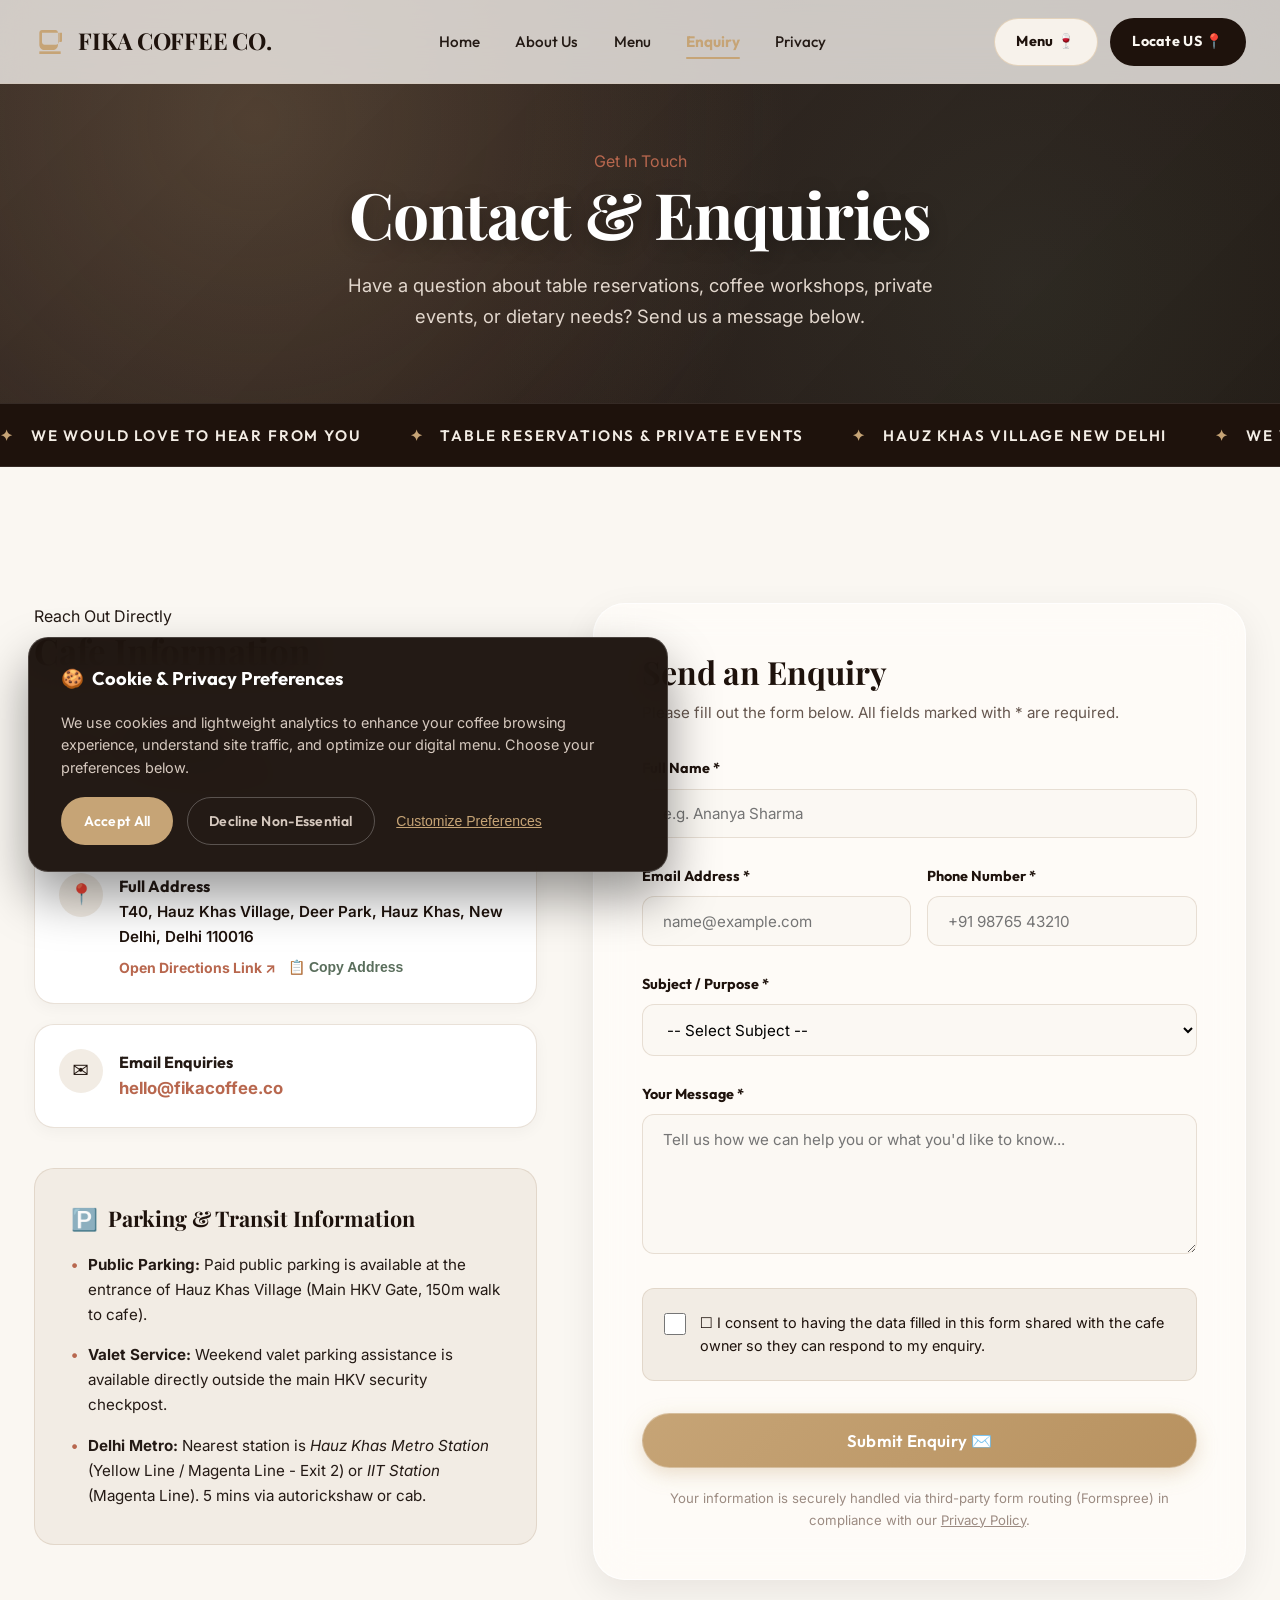
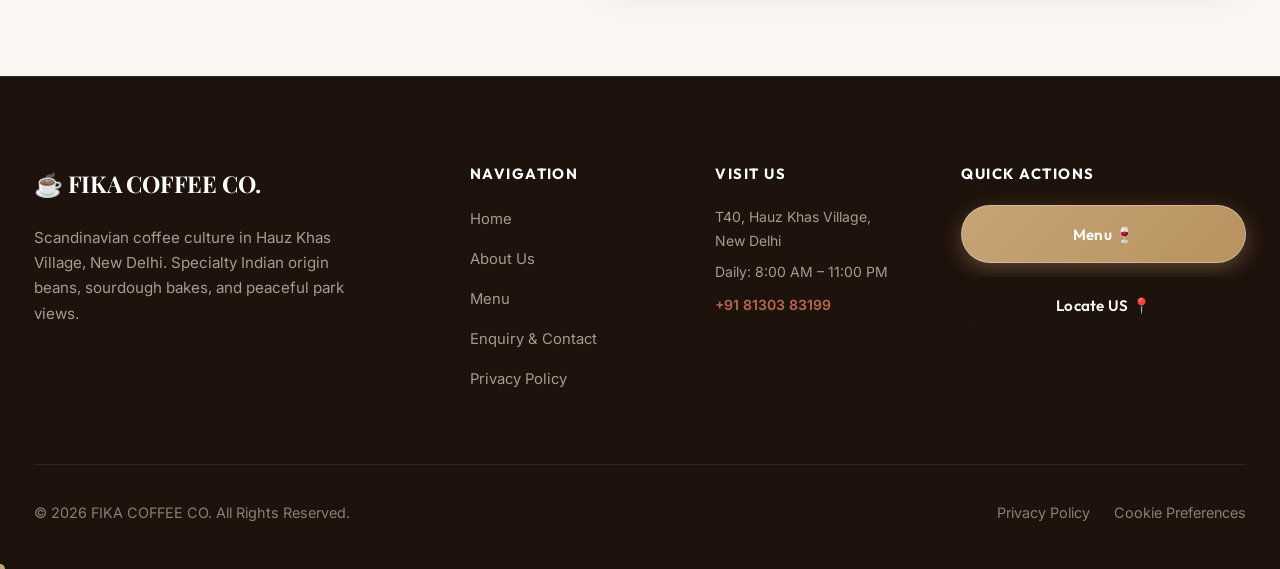
<file: enquiry.html>
<!DOCTYPE html>
<html lang="en">
<head>
  <meta charset="UTF-8">
  <meta name="viewport" content="width=device-width, initial-scale=1.0">
  <title>Contact & Enquiry | FIKA COFFEE CO. - Hauz Khas Village</title>
  <meta name="description" content="Get in touch with FIKA COFFEE CO. Location directions, parking info, phone number, and event/table enquiry form for our Hauz Khas Village cafe.">
  
  <link rel="icon" href="data:image/svg+xml,<svg xmlns=%22http://www.w3.org/2000/svg%22 viewBox=%220 0 100 100%22><text y=%22.9em%22 font-size=%2290%22>☕</text></svg>">
  <link rel="stylesheet" href="css/main.css">
</head>
<body>

  <!-- STICKY NAVIGATION BAR -->
  <header class="navbar" id="navbar">
    <div class="container nav-container">
      <a href="index.html" class="brand-logo" aria-label="FIKA COFFEE CO. Homepage">
        <svg viewBox="0 0 24 24">
          <path d="M18.5 3H6c-1.1 0-2 .9-2 2v9c0 2.21 1.79 4 4 4h6c2.21 0 4-1.79 4-4V5c0-1.1-.9-2-2-2zm0 9c0 1.1-.9 2-2 2H8c-1.1 0-2-.9-2-2V5h12.5v7zM20 5h1v6c0 .55-.45 1-1 1h-1V5z"/>
          <path d="M4 19h16v2H4z"/>
        </svg>
        <span>FIKA COFFEE CO.</span>
      </a>

      <nav>
        <ul class="nav-links">
          <li><a href="index.html" class="nav-link">Home</a></li>
          <li><a href="about.html" class="nav-link">About Us</a></li>
          <li><a href="menu.html" class="nav-link">Menu</a></li>
          <li><a href="enquiry.html" class="nav-link active">Enquiry</a></li>
          <li><a href="privacy.html" class="nav-link">Privacy</a></li>
        </ul>
      </nav>

      <div class="nav-cta-group">
        <a href="menu.html" class="btn nav-cta-menu">Menu 🍷</a>
        <a href="index.html#location-map" class="btn nav-cta-locate">Locate US 📍</a>
      </div>

      <button class="mobile-toggle" aria-label="Toggle Navigation Menu">☰</button>
    </div>
  </header>

  <!-- MOBILE DRAWER -->
  <div class="mobile-overlay"></div>
  <aside class="mobile-drawer" aria-label="Mobile Navigation Menu">
    <div>
      <div class="mobile-drawer-header">
        <span class="brand-logo" style="font-size:1.2rem;">☕ FIKA COFFEE CO.</span>
        <button class="mobile-drawer-close" style="background:none; border:none; font-size:1.5rem; cursor:pointer;" aria-label="Close Mobile Menu">&times;</button>
      </div>
      <ul class="mobile-drawer-links">
        <li><a href="index.html" class="nav-link">Home</a></li>
        <li><a href="about.html" class="nav-link">About Us</a></li>
        <li><a href="menu.html" class="nav-link">Menu</a></li>
        <li><a href="enquiry.html" class="nav-link active">Enquiry</a></li>
        <li><a href="privacy.html" class="nav-link">Privacy Policy</a></li>
      </ul>
    </div>
    <div style="display:flex; flex-direction:column; gap:0.75rem; margin-top:2rem;">
      <a href="menu.html" class="btn btn-primary" style="width:100%;">Menu 🍷</a>
      <a href="index.html#location-map" class="btn btn-secondary" style="width:100%;">Locate US 📍</a>
    </div>
  </aside>

  <!-- PAGE HEADER -->
  <section style="position:relative; background: linear-gradient(135deg, rgba(30, 18, 12, 0.9) 0%, rgba(20, 11, 7, 0.95) 100%), url('https://images.unsplash.com/photo-1501339847302-ac426a4a7cbb?auto=format&fit=crop&w=1600&q=80') center/cover; padding-top: calc(var(--nav-height) + 4rem); padding-bottom: 4.5rem; color: white; text-align: center; overflow:hidden;">
    <div class="hero-mesh-overlay"></div>
    <div class="container" style="position:relative; z-index:2;">
      <span class="section-subtitle" style="color:var(--clr-terracotta);">Get In Touch</span>
      <h1 class="hero-title" style="font-size: clamp(2.4rem, 5.5vw, 4rem);">Contact & Enquiries</h1>
      <p style="color:#E2D7CD; max-width:620px; margin: 0 auto; font-size:1.15rem;">
        Have a question about table reservations, coffee workshops, private events, or dietary needs? Send us a message below.
      </p>
    </div>
  </section>

  <!-- MARQUEE TICKER BANNER -->
  <div class="marquee-wrapper">
    <div class="marquee-content">
      <div class="marquee-item"><span>✦</span> WE WOULD LOVE TO HEAR FROM YOU</div>
      <div class="marquee-item"><span>✦</span> TABLE RESERVATIONS & PRIVATE EVENTS</div>
      <div class="marquee-item"><span>✦</span> HAUZ KHAS VILLAGE NEW DELHI</div>
      <div class="marquee-item"><span>✦</span> WE WOULD LOVE TO HEAR FROM YOU</div>
      <div class="marquee-item"><span>✦</span> TABLE RESERVATIONS & PRIVATE EVENTS</div>
      <div class="marquee-item"><span>✦</span> HAUZ KHAS VILLAGE NEW DELHI</div>
    </div>
  </div>

  <!-- MAIN CONTACT & FORM CONTENT -->
  <section class="section-padding">
    <div class="container">
      <div class="contact-grid">
        
        <!-- Left Column: Contact Details & Parking Info -->
        <div data-reveal="left">
          <span class="section-subtitle">Reach Out Directly</span>
          <h2 class="section-title" style="font-size:2.2rem; margin-bottom:1.5rem;">Cafe Information</h2>

          <!-- Contact Cards Grid -->
          <div style="display:flex; flex-direction:column; gap:1.25rem; margin-bottom:2.5rem;">
            
            <div style="background:white; padding:1.5rem; border-radius:var(--radius-md); border:1px solid var(--clr-border); display:flex; gap:1rem; align-items:flex-start; box-shadow:var(--shadow-sm);">
              <div style="width:44px; height:44px; border-radius:50%; background:var(--clr-sand); color:var(--clr-espresso); display:flex; align-items:center; justify-content:center; font-size:1.25rem; flex-shrink:0;">
                📞
              </div>
              <div>
                <strong style="display:block; font-family:var(--ff-accent);">Phone Number</strong>
                <a href="tel:+918130383199" style="color:var(--clr-terracotta); font-size:1.15rem; font-weight:800;">
                  +91 81303 83199
                </a>
                <span style="display:block; font-size:0.825rem; color:var(--text-muted); margin-top:2px;">Click to call directly from mobile</span>
              </div>
            </div>

            <div style="background:white; padding:1.5rem; border-radius:var(--radius-md); border:1px solid var(--clr-border); display:flex; gap:1rem; align-items:flex-start; box-shadow:var(--shadow-sm);">
              <div style="width:44px; height:44px; border-radius:50%; background:var(--clr-sand); color:var(--clr-espresso); display:flex; align-items:center; justify-content:center; font-size:1.25rem; flex-shrink:0;">
                📍
              </div>
              <div>
                <strong style="display:block; font-family:var(--ff-accent);">Full Address</strong>
                <p style="font-size:0.95rem; color:var(--clr-espresso); font-weight:600; margin-bottom:0.4rem;">
                  T40, Hauz Khas Village, Deer Park, Hauz Khas, New Delhi, Delhi 110016
                </p>
                <div style="display:flex; gap:0.75rem; flex-wrap:wrap;">
                  <a href="https://share.google/CQIWL8gCwGecZmHi3" target="_blank" rel="noopener noreferrer" style="color:var(--clr-terracotta); font-weight:700; font-size:0.875rem;">
                    Open Directions Link ↗
                  </a>
                  <button data-copy-address style="background:none; border:none; color:var(--clr-sage); font-weight:700; font-size:0.875rem; cursor:pointer;">
                    📋 Copy Address
                  </button>
                </div>
              </div>
            </div>

            <div style="background:white; padding:1.5rem; border-radius:var(--radius-md); border:1px solid var(--clr-border); display:flex; gap:1rem; align-items:flex-start; box-shadow:var(--shadow-sm);">
              <div style="width:44px; height:44px; border-radius:50%; background:var(--clr-sand); color:var(--clr-espresso); display:flex; align-items:center; justify-content:center; font-size:1.25rem; flex-shrink:0;">
                ✉️
              </div>
              <div>
                <strong style="display:block; font-family:var(--ff-accent);">Email Enquiries</strong>
                <a href="mailto:hello@fikacoffee.co" style="color:var(--clr-terracotta); font-size:1.05rem; font-weight:700;">
                  hello@fikacoffee.co
                </a>
              </div>
            </div>

          </div>

          <!-- Parking & Transit Info Block -->
          <div style="background:var(--clr-sand); padding:2.25rem; border-radius:var(--radius-md); border:1px solid var(--clr-border);">
            <h3 style="font-family:var(--ff-heading); font-size:1.35rem; margin-bottom:1.25rem; color:var(--clr-espresso); display:flex; align-items:center; gap:0.6rem;">
              <span>🅿️</span> Parking & Transit Information
            </h3>
            <ul style="list-style:none; display:flex; flex-direction:column; gap:0.95rem; font-size:0.95rem; color:var(--text-main);">
              <li style="display:flex; gap:0.6rem; align-items:flex-start;">
                <span style="color:var(--clr-terracotta); font-weight:bold;">•</span>
                <div><strong>Public Parking:</strong> Paid public parking is available at the entrance of Hauz Khas Village (Main HKV Gate, 150m walk to cafe).</div>
              </li>
              <li style="display:flex; gap:0.6rem; align-items:flex-start;">
                <span style="color:var(--clr-terracotta); font-weight:bold;">•</span>
                <div><strong>Valet Service:</strong> Weekend valet parking assistance is available directly outside the main HKV security checkpost.</div>
              </li>
              <li style="display:flex; gap:0.6rem; align-items:flex-start;">
                <span style="color:var(--clr-terracotta); font-weight:bold;">•</span>
                <div><strong>Delhi Metro:</strong> Nearest station is <em>Hauz Khas Metro Station</em> (Yellow Line / Magenta Line - Exit 2) or <em>IIT Station</em> (Magenta Line). 5 mins via autorickshaw or cab.</div>
              </li>
            </ul>
          </div>

        </div>

        <!-- Right Column: Enquiry Form -->
        <div class="contact-card" data-reveal="right">
          <h2 class="section-title" style="font-size:2rem; margin-bottom:0.5rem;">Send an Enquiry</h2>
          <p style="margin-bottom:2rem; font-size:0.95rem;">Please fill out the form below. All fields marked with * are required.</p>

          <!-- Formspree Static Form Handler -->
          <form id="enquiry-form" action="https://formspree.io/f/xknqfika" method="POST" novalidate>
            
            <div class="form-group">
              <label for="name" class="form-label">Full Name *</label>
              <input type="text" id="name" name="name" class="form-control" placeholder="e.g. Ananya Sharma" required>
            </div>

            <div style="display:grid; grid-template-columns:1fr 1fr; gap:1rem;">
              <div class="form-group">
                <label for="email" class="form-label">Email Address *</label>
                <input type="email" id="email" name="email" class="form-control" placeholder="name@example.com" required>
              </div>

              <div class="form-group">
                <label for="phone" class="form-label">Phone Number *</label>
                <input type="tel" id="phone" name="phone" class="form-control" placeholder="+91 98765 43210" required>
              </div>
            </div>

            <div class="form-group">
              <label for="subject" class="form-label">Subject / Purpose *</label>
              <select id="subject" name="subject" class="form-control" required>
                <option value="">-- Select Subject --</option>
                <option value="General Enquiry">General Enquiry</option>
                <option value="Table Reservation">Table / Group Reservation</option>
                <option value="Private Event">Private Event / Space Hire</option>
                <option value="Coffee Workshop">Coffee & Roasting Workshops</option>
                <option value="Feedback">Customer Feedback</option>
              </select>
            </div>

            <div class="form-group">
              <label for="message" class="form-label">Your Message *</label>
              <textarea id="message" name="message" class="form-control" placeholder="Tell us how we can help you or what you'd like to know..." required></textarea>
            </div>

            <!-- MANDATORY DATA SHARING CONSENT CHECKBOX -->
            <div class="consent-checkbox-wrapper">
              <label class="consent-label">
                <input type="checkbox" id="data-consent-checkbox" name="data_sharing_consent" value="Granted">
                <span>
                  ☐ I consent to having the data filled in this form shared with the cafe owner so they can respond to my enquiry.
                </span>
              </label>
              <div id="consent-error-msg" class="consent-error-msg"></div>
            </div>

            <button type="submit" class="btn btn-primary" style="width:100%; font-size:1.05rem; padding:1rem;">
              Submit Enquiry ✉️
            </button>

            <span style="display:block; text-align:center; font-size:0.825rem; color:var(--text-light); margin-top:1.25rem;">
              Your information is securely handled via third-party form routing (Formspree) in compliance with our <a href="privacy.html" style="text-decoration:underline;">Privacy Policy</a>.
            </span>

          </form>
        </div>

      </div>
    </div>
  </section>

  <!-- GLOBAL FOOTER -->
  <footer class="footer">
    <div class="container">
      <div class="footer-grid">
        <div class="footer-brand">
          <a href="index.html" class="brand-logo">☕ FIKA COFFEE CO.</a>
          <p class="footer-text">Scandinavian coffee culture in Hauz Khas Village, New Delhi. Specialty Indian origin beans, sourdough bakes, and peaceful park views.</p>
        </div>
        <div>
          <h3 class="footer-title">Navigation</h3>
          <ul class="footer-links">
            <li><a href="index.html">Home</a></li>
            <li><a href="about.html">About Us</a></li>
            <li><a href="menu.html">Menu</a></li>
            <li><a href="enquiry.html">Enquiry & Contact</a></li>
            <li><a href="privacy.html">Privacy Policy</a></li>
          </ul>
        </div>
        <div>
          <h3 class="footer-title">Visit Us</h3>
          <p style="font-size:0.875rem; color:#A89A8F; margin-bottom:0.5rem;">T40, Hauz Khas Village, New Delhi</p>
          <p style="font-size:0.875rem; color:#A89A8F; margin-bottom:0.5rem;">Daily: 8:00 AM – 11:00 PM</p>
          <a href="tel:+918130383199" style="font-size:0.875rem; color:var(--clr-terracotta); font-weight:600;">+91 81303 83199</a>
        </div>
        <div>
          <h3 class="footer-title">Quick Actions</h3>
          <div class="footer-ctas">
            <a href="menu.html" class="btn btn-primary" style="width:100%;">Menu 🍷</a>
            <a href="index.html#location-map" class="btn btn-secondary" style="width:100%;">Locate US 📍</a>
          </div>
        </div>
      </div>
      <div class="footer-bottom">
        <div>© 2026 FIKA COFFEE CO. All Rights Reserved.</div>
        <div style="display:flex; gap:1.5rem;">
          <a href="privacy.html">Privacy Policy</a>
          <a href="#" onclick="event.preventDefault(); window.openCookiePreferencesModal();">Cookie Preferences</a>
        </div>
      </div>
    </div>
  </footer>

  <script src="js/main.js"></script>
  <script src="js/cookie-banner.js"></script>
  <script src="js/form.js"></script>
</body>
</html>
</file>
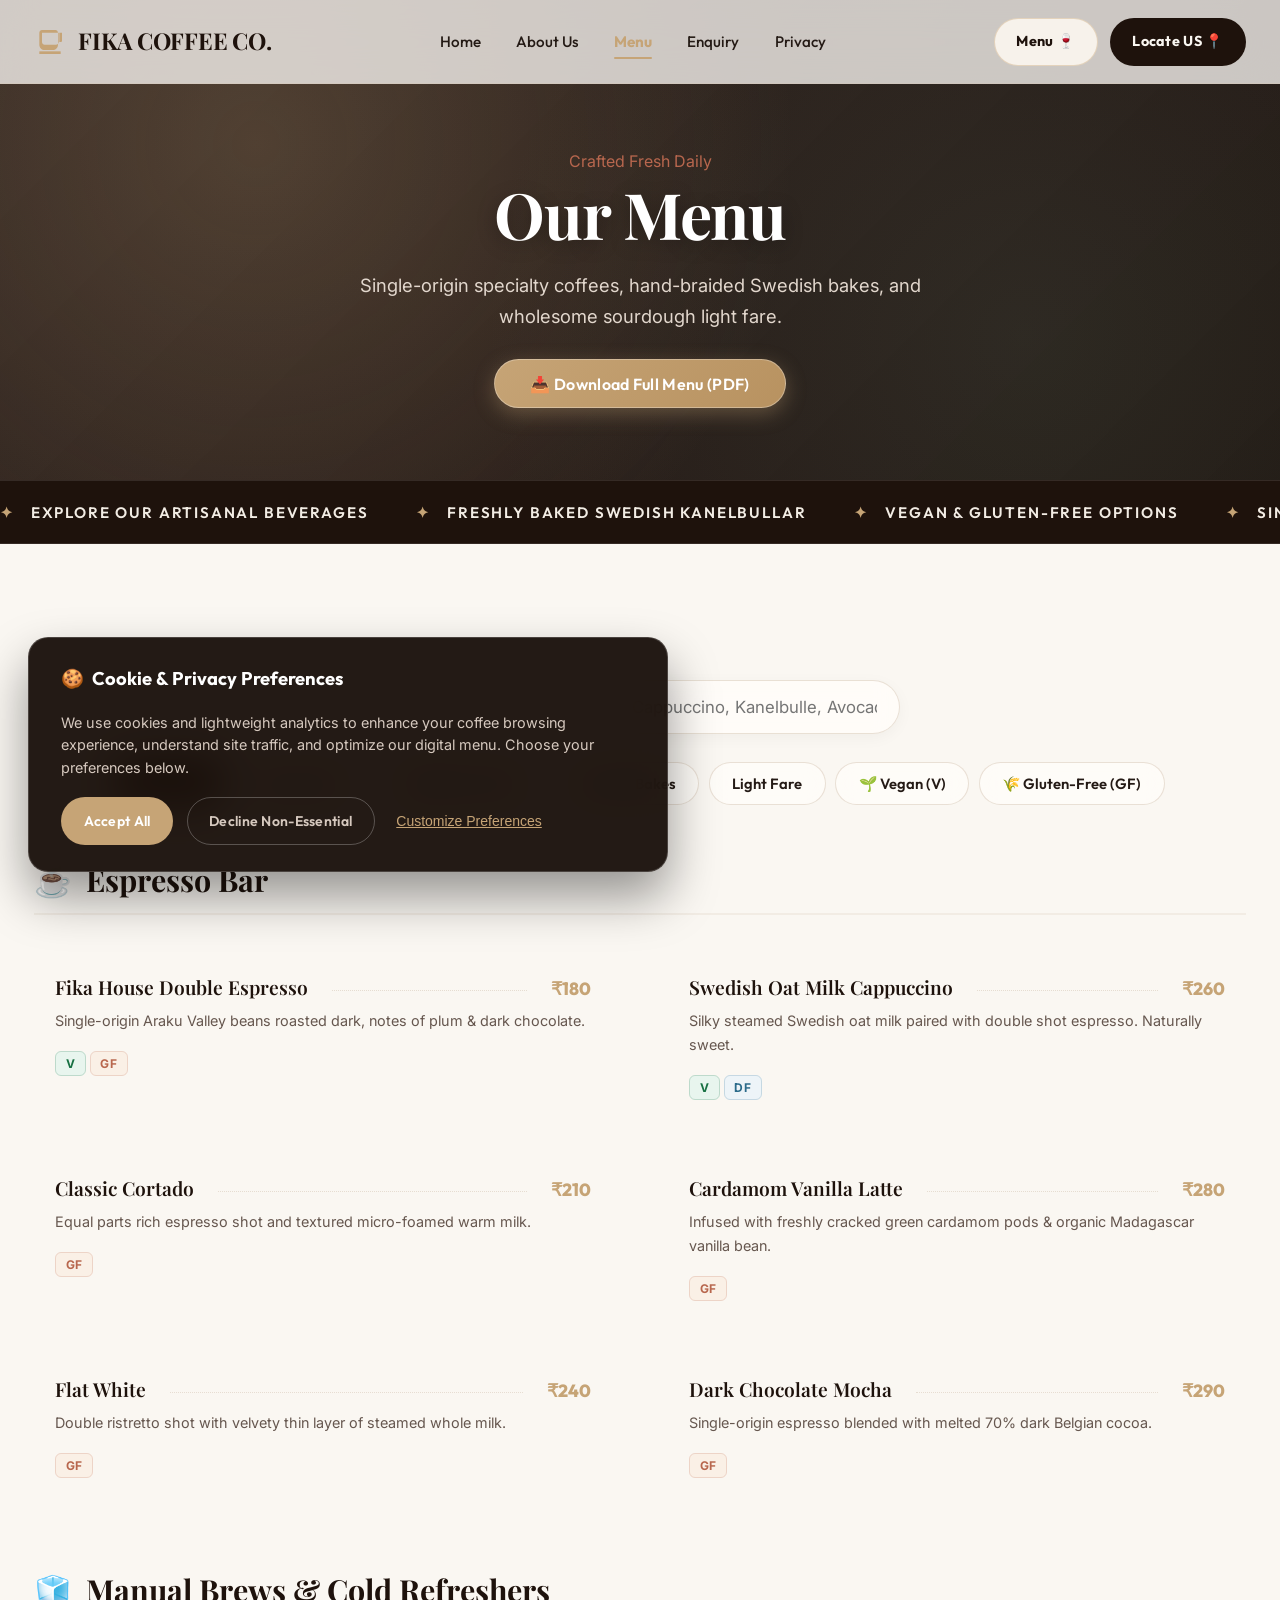
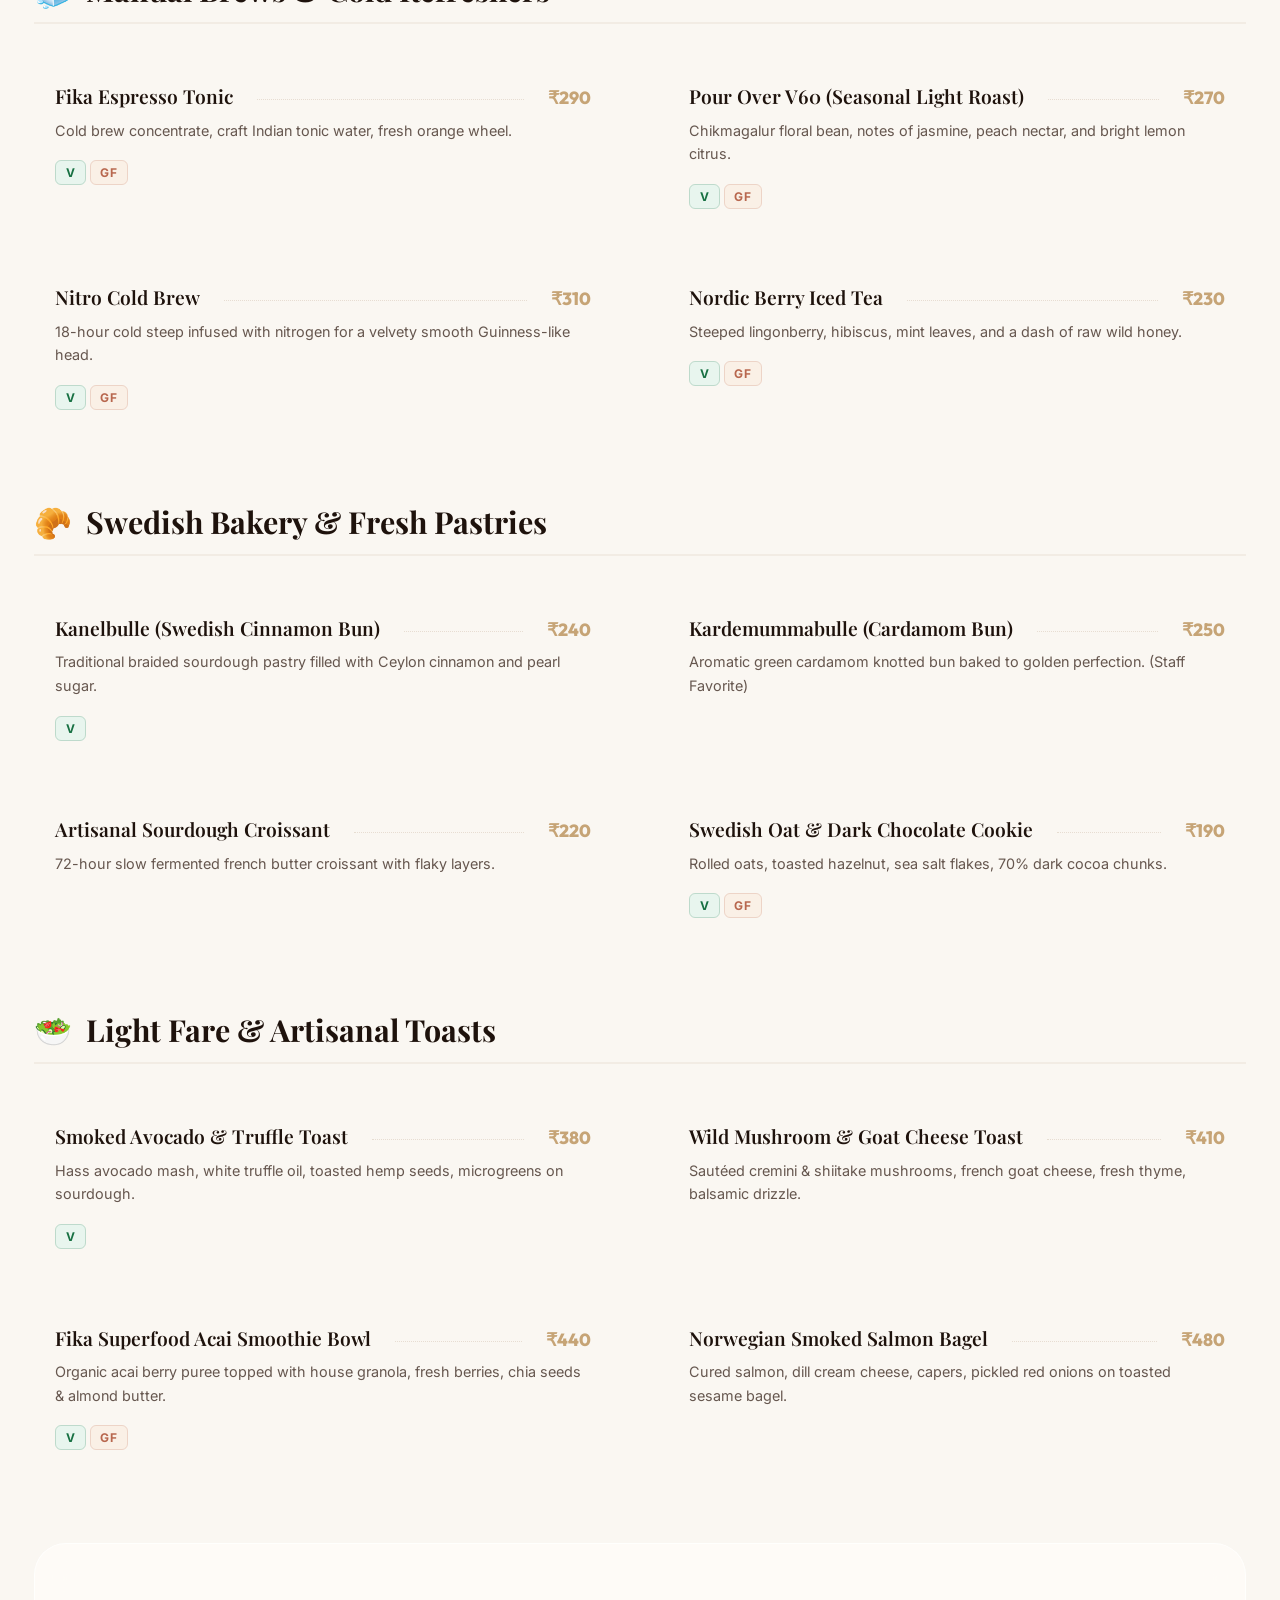
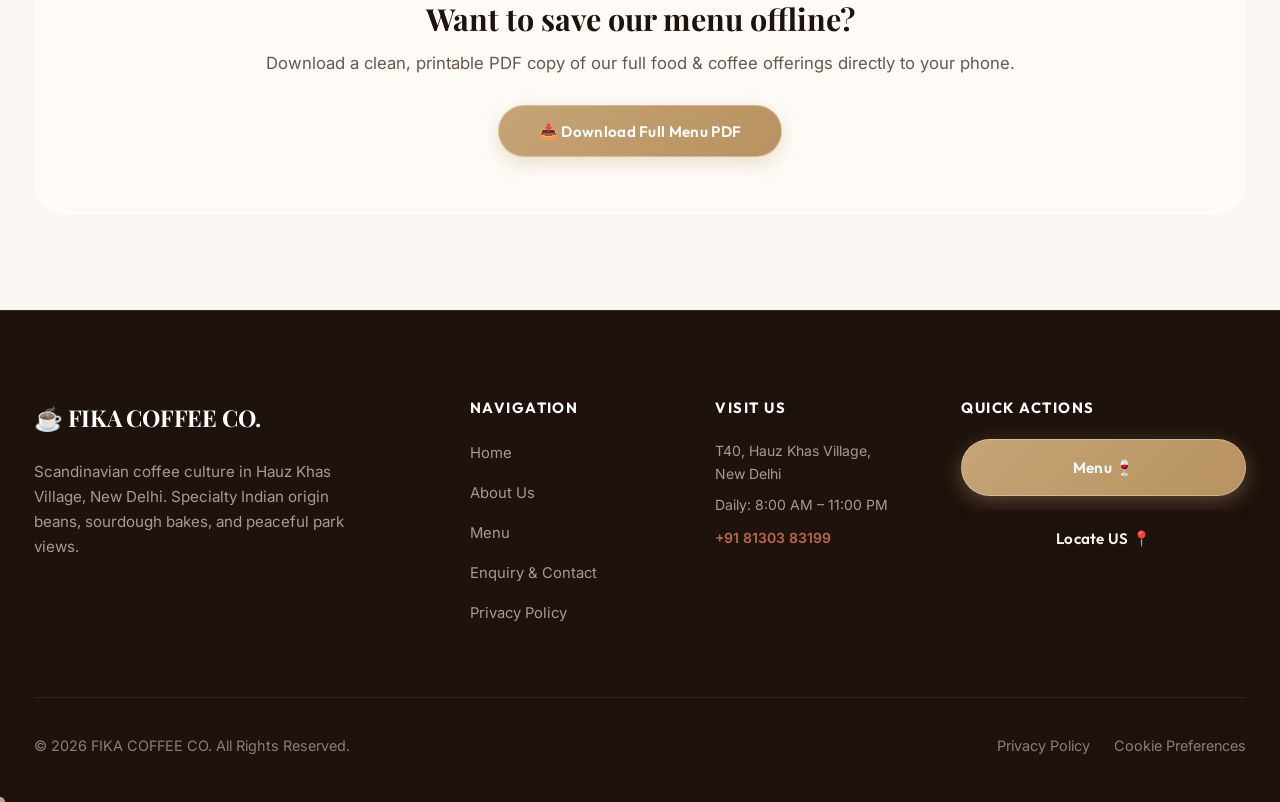
<file: menu.html>
<!DOCTYPE html>
<html lang="en">
<head>
  <meta charset="UTF-8">
  <meta name="viewport" content="width=device-width, initial-scale=1.0">
  <title>Artisanal Menu & PDF | FIKA COFFEE CO.</title>
  <meta name="description" content="Explore the official menu of FIKA COFFEE CO. Specialty espresso, pour overs, Swedish Kanelbullar, sourdough toasts, and vegan treats in Hauz Khas Village.">
  
  <link rel="icon" href="data:image/svg+xml,<svg xmlns=%22http://www.w3.org/2000/svg%22 viewBox=%220 0 100 100%22><text y=%22.9em%22 font-size=%2290%22>☕</text></svg>">
  <link rel="stylesheet" href="css/main.css">
</head>
<body>

  <!-- STICKY NAVIGATION BAR -->
  <header class="navbar" id="navbar">
    <div class="container nav-container">
      <a href="index.html" class="brand-logo" aria-label="FIKA COFFEE CO. Homepage">
        <svg viewBox="0 0 24 24">
          <path d="M18.5 3H6c-1.1 0-2 .9-2 2v9c0 2.21 1.79 4 4 4h6c2.21 0 4-1.79 4-4V5c0-1.1-.9-2-2-2zm0 9c0 1.1-.9 2-2 2H8c-1.1 0-2-.9-2-2V5h12.5v7zM20 5h1v6c0 .55-.45 1-1 1h-1V5z"/>
          <path d="M4 19h16v2H4z"/>
        </svg>
        <span>FIKA COFFEE CO.</span>
      </a>

      <nav>
        <ul class="nav-links">
          <li><a href="index.html" class="nav-link">Home</a></li>
          <li><a href="about.html" class="nav-link">About Us</a></li>
          <li><a href="menu.html" class="nav-link active">Menu</a></li>
          <li><a href="enquiry.html" class="nav-link">Enquiry</a></li>
          <li><a href="privacy.html" class="nav-link">Privacy</a></li>
        </ul>
      </nav>

      <div class="nav-cta-group">
        <a href="menu.html" class="btn nav-cta-menu">Menu 🍷</a>
        <a href="index.html#location-map" class="btn nav-cta-locate">Locate US 📍</a>
      </div>

      <button class="mobile-toggle" aria-label="Toggle Navigation Menu">☰</button>
    </div>
  </header>

  <!-- MOBILE DRAWER -->
  <div class="mobile-overlay"></div>
  <aside class="mobile-drawer" aria-label="Mobile Navigation Menu">
    <div>
      <div class="mobile-drawer-header">
        <span class="brand-logo" style="font-size:1.2rem;">☕ FIKA COFFEE CO.</span>
        <button class="mobile-drawer-close" style="background:none; border:none; font-size:1.5rem; cursor:pointer;" aria-label="Close Mobile Menu">&times;</button>
      </div>
      <ul class="mobile-drawer-links">
        <li><a href="index.html" class="nav-link">Home</a></li>
        <li><a href="about.html" class="nav-link">About Us</a></li>
        <li><a href="menu.html" class="nav-link active">Menu</a></li>
        <li><a href="enquiry.html" class="nav-link">Enquiry</a></li>
        <li><a href="privacy.html" class="nav-link">Privacy Policy</a></li>
      </ul>
    </div>
    <div style="display:flex; flex-direction:column; gap:0.75rem; margin-top:2rem;">
      <a href="menu.html" class="btn btn-primary" style="width:100%;">Menu 🍷</a>
      <a href="index.html#location-map" class="btn btn-secondary" style="width:100%;">Locate US 📍</a>
    </div>
  </aside>

  <!-- PAGE HEADER -->
  <section style="position:relative; background: linear-gradient(135deg, rgba(30, 18, 12, 0.9) 0%, rgba(20, 11, 7, 0.95) 100%), url('https://images.unsplash.com/photo-1509042239860-f550ce710b93?auto=format&fit=crop&w=1600&q=80') center/cover; padding-top: calc(var(--nav-height) + 4rem); padding-bottom: 4.5rem; color: white; text-align: center; overflow:hidden;">
    <div class="hero-mesh-overlay"></div>
    <div class="container" style="position:relative; z-index:2;">
      <span class="section-subtitle" style="color:var(--clr-terracotta);">Crafted Fresh Daily</span>
      <h1 class="hero-title" style="font-size: clamp(2.4rem, 5.5vw, 4rem);">Our Menu</h1>
      <p style="color:#E2D7CD; max-width:620px; margin: 0 auto 1.75rem auto; font-size:1.15rem;">
        Single-origin specialty coffees, hand-braided Swedish bakes, and wholesome sourdough light fare.
      </p>

      <!-- PDF Download Button -->
      <div>
        <button class="btn btn-primary btn-download-menu" style="font-size:1rem; padding:0.85rem 2.2rem;">
          📥 Download Full Menu (PDF)
        </button>
      </div>
    </div>
  </section>

  <!-- MARQUEE TICKER BANNER -->
  <div class="marquee-wrapper">
    <div class="marquee-content">
      <div class="marquee-item"><span>✦</span> EXPLORE OUR ARTISANAL BEVERAGES</div>
      <div class="marquee-item"><span>✦</span> FRESHLY BAKED SWEDISH KANELBULLAR</div>
      <div class="marquee-item"><span>✦</span> VEGAN & GLUTEN-FREE OPTIONS</div>
      <div class="marquee-item"><span>✦</span> SINGLE ORIGIN ARAKU & CHIKMAGALUR</div>
      <div class="marquee-item"><span>✦</span> EXPLORE OUR ARTISANAL BEVERAGES</div>
      <div class="marquee-item"><span>✦</span> FRESHLY BAKED SWEDISH KANELBULLAR</div>
      <div class="marquee-item"><span>✦</span> VEGAN & GLUTEN-FREE OPTIONS</div>
      <div class="marquee-item"><span>✦</span> SINGLE ORIGIN ARAKU & CHIKMAGALUR</div>
    </div>
  </div>

  <!-- MENU CONTENT SECTION -->
  <section class="section-padding">
    <div class="container">
      
      <!-- Controls: Live Search & Category Tabs -->
      <div class="menu-controls" data-reveal>
        <div class="menu-search">
          <svg viewBox="0 0 24 24"><path d="M15.5 14h-.79l-.28-.27C15.41 12.59 16 11.11 16 9.5 16 5.91 13.09 3 9.5 3S3 5.91 3 9.5 5.91 16 9.5 16c1.61 0 3.09-.59 4.23-1.57l.27.28v.79l5 4.99L20.49 19l-4.99-5zm-6 0C7.01 14 5 11.99 5 9.5S7.01 5 9.5 5 14 7.01 14 9.5 11.99 14 9.5 14z"/></svg>
          <input type="text" id="menu-search-input" placeholder="Search menu items (e.g. Cappuccino, Kanelbulle, Avocado)...">
        </div>

        <div class="menu-tabs">
          <button class="tab-btn active" data-filter="all">All Items</button>
          <button class="tab-btn" data-filter="espresso">Espresso Bar</button>
          <button class="tab-btn" data-filter="brews">Cold Brews & Teas</button>
          <button class="tab-btn" data-filter="bakery">Swedish Bakes</button>
          <button class="tab-btn" data-filter="lightfare">Light Fare</button>
          <button class="tab-btn" data-filter="vegan">🌱 Vegan (V)</button>
          <button class="tab-btn" data-filter="gf">🌾 Gluten-Free (GF)</button>
        </div>
      </div>

      <!-- CATEGORY 1: ESPRESSO BAR -->
      <div class="menu-category" id="cat-espresso" data-reveal>
        <h2 class="menu-category-title">
          <span>☕</span> Espresso Bar
        </h2>
        <div class="menu-list">

          <div class="menu-item" data-category="espresso" data-vegan="true" data-gf="true">
            <div class="menu-item-info">
              <div class="menu-item-header">
                <span class="menu-item-name">Fika House Double Espresso</span>
                <span class="menu-item-dots"></span>
                <span class="menu-item-price">₹180</span>
              </div>
              <p class="menu-item-desc">Single-origin Araku Valley beans roasted dark, notes of plum & dark chocolate.</p>
              <div style="margin-top:4px;"><span class="tag-dietary tag-v">V</span> <span class="tag-dietary tag-gf">GF</span></div>
            </div>
          </div>

          <div class="menu-item" data-category="espresso" data-vegan="true" data-gf="true">
            <div class="menu-item-info">
              <div class="menu-item-header">
                <span class="menu-item-name">Swedish Oat Milk Cappuccino</span>
                <span class="menu-item-dots"></span>
                <span class="menu-item-price">₹260</span>
              </div>
              <p class="menu-item-desc">Silky steamed Swedish oat milk paired with double shot espresso. Naturally sweet.</p>
              <div style="margin-top:4px;"><span class="tag-dietary tag-v">V</span> <span class="tag-dietary tag-df">DF</span></div>
            </div>
          </div>

          <div class="menu-item" data-category="espresso" data-vegan="false" data-gf="true">
            <div class="menu-item-info">
              <div class="menu-item-header">
                <span class="menu-item-name">Classic Cortado</span>
                <span class="menu-item-dots"></span>
                <span class="menu-item-price">₹210</span>
              </div>
              <p class="menu-item-desc">Equal parts rich espresso shot and textured micro-foamed warm milk.</p>
              <div style="margin-top:4px;"><span class="tag-dietary tag-gf">GF</span></div>
            </div>
          </div>

          <div class="menu-item" data-category="espresso" data-vegan="false" data-gf="true">
            <div class="menu-item-info">
              <div class="menu-item-header">
                <span class="menu-item-name">Cardamom Vanilla Latte</span>
                <span class="menu-item-dots"></span>
                <span class="menu-item-price">₹280</span>
              </div>
              <p class="menu-item-desc">Infused with freshly cracked green cardamom pods & organic Madagascar vanilla bean.</p>
              <div style="margin-top:4px;"><span class="tag-dietary tag-gf">GF</span></div>
            </div>
          </div>

          <div class="menu-item" data-category="espresso" data-vegan="false" data-gf="true">
            <div class="menu-item-info">
              <div class="menu-item-header">
                <span class="menu-item-name">Flat White</span>
                <span class="menu-item-dots"></span>
                <span class="menu-item-price">₹240</span>
              </div>
              <p class="menu-item-desc">Double ristretto shot with velvety thin layer of steamed whole milk.</p>
              <div style="margin-top:4px;"><span class="tag-dietary tag-gf">GF</span></div>
            </div>
          </div>

          <div class="menu-item" data-category="espresso" data-vegan="false" data-gf="true">
            <div class="menu-item-info">
              <div class="menu-item-header">
                <span class="menu-item-name">Dark Chocolate Mocha</span>
                <span class="menu-item-dots"></span>
                <span class="menu-item-price">₹290</span>
              </div>
              <p class="menu-item-desc">Single-origin espresso blended with melted 70% dark Belgian cocoa.</p>
              <div style="margin-top:4px;"><span class="tag-dietary tag-gf">GF</span></div>
            </div>
          </div>

        </div>
      </div>

      <!-- CATEGORY 2: COLD BREWS & REFRESHERS -->
      <div class="menu-category" id="cat-brews" data-reveal>
        <h2 class="menu-category-title">
          <span>🧊</span> Manual Brews & Cold Refreshers
        </h2>
        <div class="menu-list">

          <div class="menu-item" data-category="brews" data-vegan="true" data-gf="true">
            <div class="menu-item-info">
              <div class="menu-item-header">
                <span class="menu-item-name">Fika Espresso Tonic</span>
                <span class="menu-item-dots"></span>
                <span class="menu-item-price">₹290</span>
              </div>
              <p class="menu-item-desc">Cold brew concentrate, craft Indian tonic water, fresh orange wheel.</p>
              <div style="margin-top:4px;"><span class="tag-dietary tag-v">V</span> <span class="tag-dietary tag-gf">GF</span></div>
            </div>
          </div>

          <div class="menu-item" data-category="brews" data-vegan="true" data-gf="true">
            <div class="menu-item-info">
              <div class="menu-item-header">
                <span class="menu-item-name">Pour Over V60 (Seasonal Light Roast)</span>
                <span class="menu-item-dots"></span>
                <span class="menu-item-price">₹270</span>
              </div>
              <p class="menu-item-desc">Chikmagalur floral bean, notes of jasmine, peach nectar, and bright lemon citrus.</p>
              <div style="margin-top:4px;"><span class="tag-dietary tag-v">V</span> <span class="tag-dietary tag-gf">GF</span></div>
            </div>
          </div>

          <div class="menu-item" data-category="brews" data-vegan="true" data-gf="true">
            <div class="menu-item-info">
              <div class="menu-item-header">
                <span class="menu-item-name">Nitro Cold Brew</span>
                <span class="menu-item-dots"></span>
                <span class="menu-item-price">₹310</span>
              </div>
              <p class="menu-item-desc">18-hour cold steep infused with nitrogen for a velvety smooth Guinness-like head.</p>
              <div style="margin-top:4px;"><span class="tag-dietary tag-v">V</span> <span class="tag-dietary tag-gf">GF</span></div>
            </div>
          </div>

          <div class="menu-item" data-category="brews" data-vegan="true" data-gf="true">
            <div class="menu-item-info">
              <div class="menu-item-header">
                <span class="menu-item-name">Nordic Berry Iced Tea</span>
                <span class="menu-item-dots"></span>
                <span class="menu-item-price">₹230</span>
              </div>
              <p class="menu-item-desc">Steeped lingonberry, hibiscus, mint leaves, and a dash of raw wild honey.</p>
              <div style="margin-top:4px;"><span class="tag-dietary tag-v">V</span> <span class="tag-dietary tag-gf">GF</span></div>
            </div>
          </div>

        </div>
      </div>

      <!-- CATEGORY 3: SWEDISH BAKERY -->
      <div class="menu-category" id="cat-bakery" data-reveal>
        <h2 class="menu-category-title">
          <span>🥐</span> Swedish Bakery & Fresh Pastries
        </h2>
        <div class="menu-list">

          <div class="menu-item" data-category="bakery" data-vegan="true" data-gf="false">
            <div class="menu-item-info">
              <div class="menu-item-header">
                <span class="menu-item-name">Kanelbulle (Swedish Cinnamon Bun)</span>
                <span class="menu-item-dots"></span>
                <span class="menu-item-price">₹240</span>
              </div>
              <p class="menu-item-desc">Traditional braided sourdough pastry filled with Ceylon cinnamon and pearl sugar.</p>
              <div style="margin-top:4px;"><span class="tag-dietary tag-v">V</span></div>
            </div>
          </div>

          <div class="menu-item" data-category="bakery" data-vegan="false" data-gf="false">
            <div class="menu-item-info">
              <div class="menu-item-header">
                <span class="menu-item-name">Kardemummabulle (Cardamom Bun)</span>
                <span class="menu-item-dots"></span>
                <span class="menu-item-price">₹250</span>
              </div>
              <p class="menu-item-desc">Aromatic green cardamom knotted bun baked to golden perfection. (Staff Favorite)</p>
            </div>
          </div>

          <div class="menu-item" data-category="bakery" data-vegan="false" data-gf="false">
            <div class="menu-item-info">
              <div class="menu-item-header">
                <span class="menu-item-name">Artisanal Sourdough Croissant</span>
                <span class="menu-item-dots"></span>
                <span class="menu-item-price">₹220</span>
              </div>
              <p class="menu-item-desc">72-hour slow fermented french butter croissant with flaky layers.</p>
            </div>
          </div>

          <div class="menu-item" data-category="bakery" data-vegan="true" data-gf="true">
            <div class="menu-item-info">
              <div class="menu-item-header">
                <span class="menu-item-name">Swedish Oat & Dark Chocolate Cookie</span>
                <span class="menu-item-dots"></span>
                <span class="menu-item-price">₹190</span>
              </div>
              <p class="menu-item-desc">Rolled oats, toasted hazelnut, sea salt flakes, 70% dark cocoa chunks.</p>
              <div style="margin-top:4px;"><span class="tag-dietary tag-v">V</span> <span class="tag-dietary tag-gf">GF</span></div>
            </div>
          </div>

        </div>
      </div>

      <!-- CATEGORY 4: LIGHT FARE -->
      <div class="menu-category" id="cat-lightfare" data-reveal>
        <h2 class="menu-category-title">
          <span>🥗</span> Light Fare & Artisanal Toasts
        </h2>
        <div class="menu-list">

          <div class="menu-item" data-category="lightfare" data-vegan="true" data-gf="false">
            <div class="menu-item-info">
              <div class="menu-item-header">
                <span class="menu-item-name">Smoked Avocado & Truffle Toast</span>
                <span class="menu-item-dots"></span>
                <span class="menu-item-price">₹380</span>
              </div>
              <p class="menu-item-desc">Hass avocado mash, white truffle oil, toasted hemp seeds, microgreens on sourdough.</p>
              <div style="margin-top:4px;"><span class="tag-dietary tag-v">V</span></div>
            </div>
          </div>

          <div class="menu-item" data-category="lightfare" data-vegan="false" data-gf="false">
            <div class="menu-item-info">
              <div class="menu-item-header">
                <span class="menu-item-name">Wild Mushroom & Goat Cheese Toast</span>
                <span class="menu-item-dots"></span>
                <span class="menu-item-price">₹410</span>
              </div>
              <p class="menu-item-desc">Sautéed cremini & shiitake mushrooms, french goat cheese, fresh thyme, balsamic drizzle.</p>
            </div>
          </div>

          <div class="menu-item" data-category="lightfare" data-vegan="true" data-gf="true">
            <div class="menu-item-info">
              <div class="menu-item-header">
                <span class="menu-item-name">Fika Superfood Acai Smoothie Bowl</span>
                <span class="menu-item-dots"></span>
                <span class="menu-item-price">₹440</span>
              </div>
              <p class="menu-item-desc">Organic acai berry puree topped with house granola, fresh berries, chia seeds & almond butter.</p>
              <div style="margin-top:4px;"><span class="tag-dietary tag-v">V</span> <span class="tag-dietary tag-gf">GF</span></div>
            </div>
          </div>

          <div class="menu-item" data-category="lightfare" data-vegan="false" data-gf="false">
            <div class="menu-item-info">
              <div class="menu-item-header">
                <span class="menu-item-name">Norwegian Smoked Salmon Bagel</span>
                <span class="menu-item-dots"></span>
                <span class="menu-item-price">₹480</span>
              </div>
              <p class="menu-item-desc">Cured salmon, dill cream cheese, capers, pickled red onions on toasted sesame bagel.</p>
            </div>
          </div>

        </div>
      </div>

      <!-- Bottom PDF Download banner -->
      <div class="about-teaser" style="margin-top:4rem; text-align:center; padding:3.5rem 2rem;" data-reveal="zoom">
        <h3 class="font-heading" style="font-size:1.9rem; margin-bottom:0.75rem;">Want to save our menu offline?</h3>
        <p style="margin-bottom:1.75rem; font-size:1.05rem;">Download a clean, printable PDF copy of our full food & coffee offerings directly to your phone.</p>
        <button class="btn btn-primary btn-download-menu" style="padding:0.95rem 2.5rem;">
          📥 Download Full Menu PDF
        </button>
      </div>

    </div>
  </section>

  <!-- GLOBAL FOOTER -->
  <footer class="footer">
    <div class="container">
      <div class="footer-grid">
        <div class="footer-brand">
          <a href="index.html" class="brand-logo">☕ FIKA COFFEE CO.</a>
          <p class="footer-text">Scandinavian coffee culture in Hauz Khas Village, New Delhi. Specialty Indian origin beans, sourdough bakes, and peaceful park views.</p>
        </div>
        <div>
          <h3 class="footer-title">Navigation</h3>
          <ul class="footer-links">
            <li><a href="index.html">Home</a></li>
            <li><a href="about.html">About Us</a></li>
            <li><a href="menu.html">Menu</a></li>
            <li><a href="enquiry.html">Enquiry & Contact</a></li>
            <li><a href="privacy.html">Privacy Policy</a></li>
          </ul>
        </div>
        <div>
          <h3 class="footer-title">Visit Us</h3>
          <p style="font-size:0.875rem; color:#A89A8F; margin-bottom:0.5rem;">T40, Hauz Khas Village, New Delhi</p>
          <p style="font-size:0.875rem; color:#A89A8F; margin-bottom:0.5rem;">Daily: 8:00 AM – 11:00 PM</p>
          <a href="tel:+918130383199" style="font-size:0.875rem; color:var(--clr-terracotta); font-weight:600;">+91 81303 83199</a>
        </div>
        <div>
          <h3 class="footer-title">Quick Actions</h3>
          <div class="footer-ctas">
            <a href="menu.html" class="btn btn-primary" style="width:100%;">Menu 🍷</a>
            <a href="index.html#location-map" class="btn btn-secondary" style="width:100%;">Locate US 📍</a>
          </div>
        </div>
      </div>
      <div class="footer-bottom">
        <div>© 2026 FIKA COFFEE CO. All Rights Reserved.</div>
        <div style="display:flex; gap:1.5rem;">
          <a href="privacy.html">Privacy Policy</a>
          <a href="#" onclick="event.preventDefault(); window.openCookiePreferencesModal();">Cookie Preferences</a>
        </div>
      </div>
    </div>
  </footer>

  <script src="js/main.js"></script>
  <script src="js/cookie-banner.js"></script>
  <script src="js/menu.js"></script>
</body>
</html>
</file>
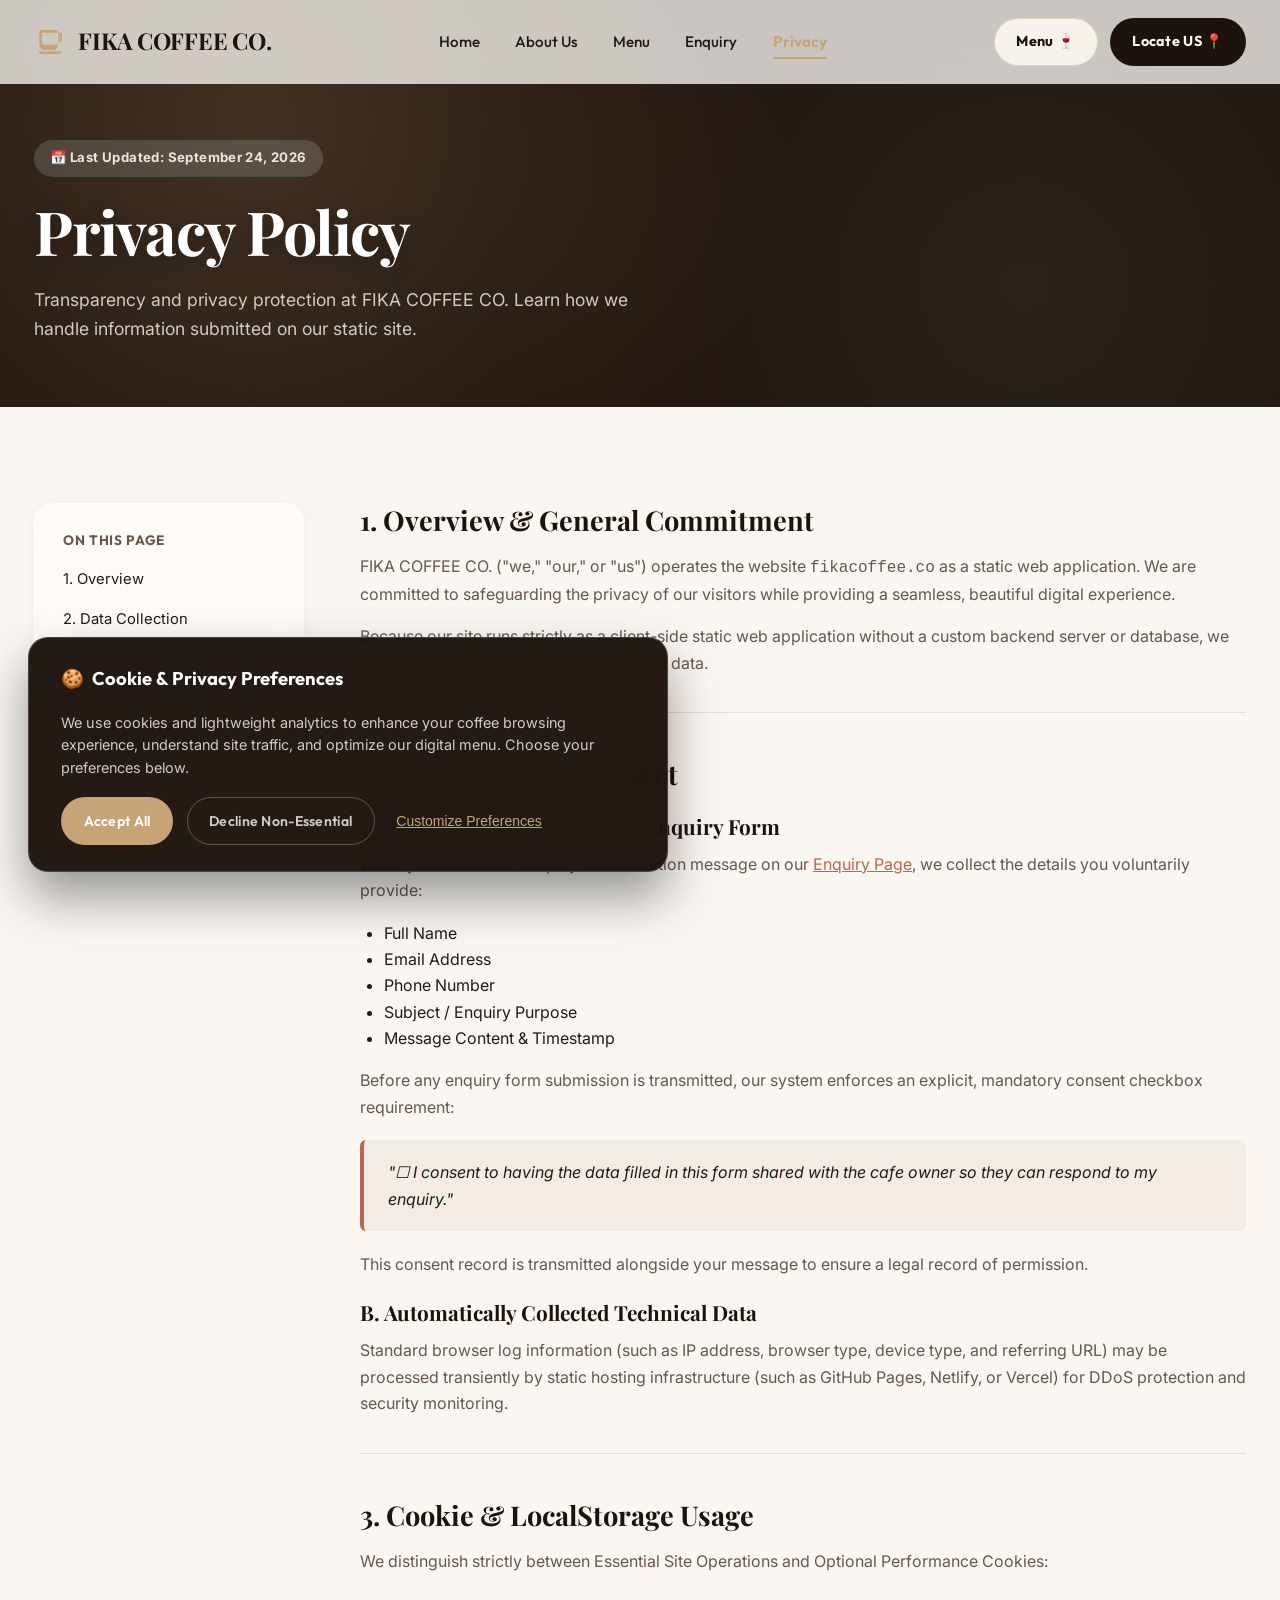
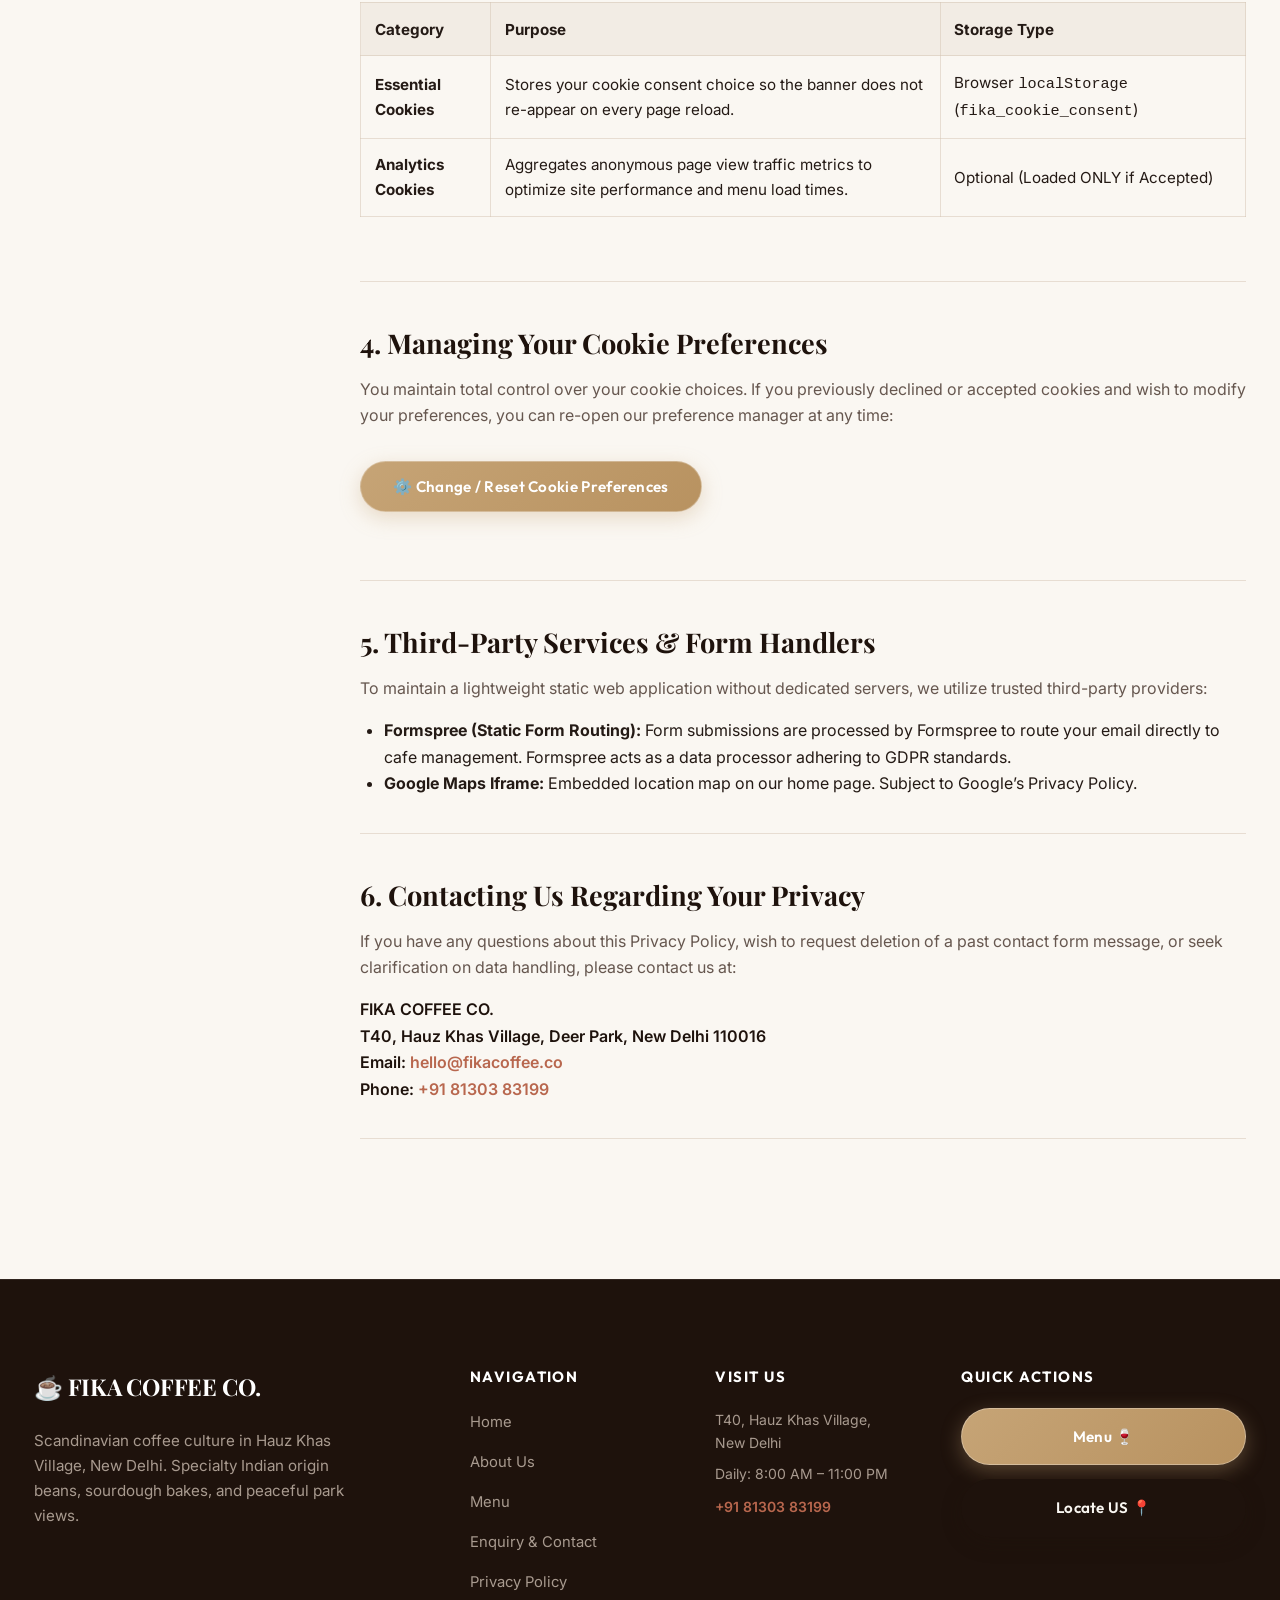
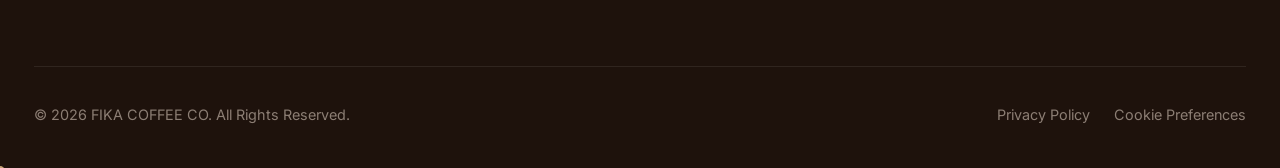
<file: privacy.html>
<!DOCTYPE html>
<html lang="en">
<head>
  <meta charset="UTF-8">
  <meta name="viewport" content="width=device-width, initial-scale=1.0">
  <title>Privacy Policy | FIKA COFFEE CO.</title>
  <meta name="description" content="FIKA COFFEE CO. Privacy Policy. Learn about data collection via contact forms, cookie usage, third-party static form processors, and your privacy rights.">
  
  <link rel="icon" href="data:image/svg+xml,<svg xmlns=%22http://www.w3.org/2000/svg%22 viewBox=%220 0 100 100%22><text y=%22.9em%22 font-size=%2290%22>☕</text></svg>">
  <link rel="stylesheet" href="css/main.css">
</head>
<body>

  <!-- STICKY NAVIGATION BAR -->
  <header class="navbar" id="navbar">
    <div class="container nav-container">
      <a href="index.html" class="brand-logo" aria-label="FIKA COFFEE CO. Homepage">
        <svg viewBox="0 0 24 24">
          <path d="M18.5 3H6c-1.1 0-2 .9-2 2v9c0 2.21 1.79 4 4 4h6c2.21 0 4-1.79 4-4V5c0-1.1-.9-2-2-2zm0 9c0 1.1-.9 2-2 2H8c-1.1 0-2-.9-2-2V5h12.5v7zM20 5h1v6c0 .55-.45 1-1 1h-1V5z"/>
          <path d="M4 19h16v2H4z"/>
        </svg>
        <span>FIKA COFFEE CO.</span>
      </a>

      <nav>
        <ul class="nav-links">
          <li><a href="index.html" class="nav-link">Home</a></li>
          <li><a href="about.html" class="nav-link">About Us</a></li>
          <li><a href="menu.html" class="nav-link">Menu</a></li>
          <li><a href="enquiry.html" class="nav-link">Enquiry</a></li>
          <li><a href="privacy.html" class="nav-link active">Privacy</a></li>
        </ul>
      </nav>

      <div class="nav-cta-group">
        <a href="menu.html" class="btn nav-cta-menu">Menu 🍷</a>
        <a href="index.html#location-map" class="btn nav-cta-locate">Locate US 📍</a>
      </div>

      <button class="mobile-toggle" aria-label="Toggle Navigation Menu">☰</button>
    </div>
  </header>

  <!-- MOBILE DRAWER -->
  <div class="mobile-overlay"></div>
  <aside class="mobile-drawer" aria-label="Mobile Navigation Menu">
    <div>
      <div class="mobile-drawer-header">
        <span class="brand-logo" style="font-size:1.2rem;">☕ FIKA COFFEE CO.</span>
        <button class="mobile-drawer-close" style="background:none; border:none; font-size:1.5rem; cursor:pointer;" aria-label="Close Mobile Menu">&times;</button>
      </div>
      <ul class="mobile-drawer-links">
        <li><a href="index.html" class="nav-link">Home</a></li>
        <li><a href="about.html" class="nav-link">About Us</a></li>
        <li><a href="menu.html" class="nav-link">Menu</a></li>
        <li><a href="enquiry.html" class="nav-link">Enquiry</a></li>
        <li><a href="privacy.html" class="nav-link active">Privacy Policy</a></li>
      </ul>
    </div>
    <div style="display:flex; flex-direction:column; gap:0.75rem; margin-top:2rem;">
      <a href="menu.html" class="btn btn-primary" style="width:100%;">Menu 🍷</a>
      <a href="index.html#location-map" class="btn btn-secondary" style="width:100%;">Locate US 📍</a>
    </div>
  </aside>

  <!-- PAGE HEADER -->
  <section style="position:relative; background: var(--clr-espresso); padding-top: calc(var(--nav-height) + 3.5rem); padding-bottom: 4rem; color: white; overflow:hidden;">
    <div class="hero-mesh-overlay"></div>
    <div class="container" style="position:relative; z-index:2;">
      <span class="badge badge-open" style="background:rgba(255,255,255,0.15); color:#F0E6DD; margin-bottom:1rem;">
        📅 Last Updated: September 24, 2026
      </span>
      <h1 class="hero-title" style="font-size: clamp(2.4rem, 5.5vw, 3.8rem);">Privacy Policy</h1>
      <p style="color:#D6C9BF; max-width:640px; font-size:1.1rem;">
        Transparency and privacy protection at FIKA COFFEE CO. Learn how we handle information submitted on our static site.
      </p>
    </div>
  </section>

  <!-- MAIN PRIVACY CONTENT WITH TOC -->
  <section class="section-padding">
    <div class="container">
      <div class="policy-layout">

        <!-- Table of Contents Sidebar -->
        <aside class="policy-toc" data-reveal="left">
          <h4>On This Page</h4>
          <ul>
            <li><a href="#overview">1. Overview</a></li>
            <li><a href="#data-collection">2. Data Collection</a></li>
            <li><a href="#cookie-usage">3. Cookie Usage</a></li>
            <li><a href="#cookie-manage">4. Cookie Preferences</a></li>
            <li><a href="#third-parties">5. Third-Party Services</a></li>
            <li><a href="#contact-us">6. Contact Us</a></li>
          </ul>
        </aside>

        <!-- Main Legal Content -->
        <article class="policy-content" data-reveal="right">

          <section id="overview">
            <h2>1. Overview & General Commitment</h2>
            <p>
              FIKA COFFEE CO. ("we," "our," or "us") operates the website <code>fikacoffee.co</code> as a static web application. We are committed to safeguarding the privacy of our visitors while providing a seamless, beautiful digital experience.
            </p>
            <p>
              Because our site runs strictly as a client-side static web application without a custom backend server or database, we do not store, sell, or profile your personal data.
            </p>
          </section>

          <section id="data-collection">
            <h2>2. Information We Collect</h2>
            <h3>A. Information Submitted via Enquiry Form</h3>
            <p>
              When you send us an enquiry or reservation message on our <a href="enquiry.html" style="color:var(--clr-terracotta); text-decoration:underline;">Enquiry Page</a>, we collect the details you voluntarily provide:
            </p>
            <ul style="margin-left:1.5rem; margin-top:0.5rem; margin-bottom:1rem;">
              <li>Full Name</li>
              <li>Email Address</li>
              <li>Phone Number</li>
              <li>Subject / Enquiry Purpose</li>
              <li>Message Content & Timestamp</li>
            </ul>
            <p>
              Before any enquiry form submission is transmitted, our system enforces an explicit, mandatory consent checkbox requirement:
            </p>
            <blockquote style="background:var(--clr-sand); padding:1.2rem 1.5rem; border-left:4px solid var(--clr-terracotta); margin:1.25rem 0; border-radius:6px; font-style:italic;">
              "☐ I consent to having the data filled in this form shared with the cafe owner so they can respond to my enquiry."
            </blockquote>
            <p>
              This consent record is transmitted alongside your message to ensure a legal record of permission.
            </p>

            <h3>B. Automatically Collected Technical Data</h3>
            <p>
              Standard browser log information (such as IP address, browser type, device type, and referring URL) may be processed transiently by static hosting infrastructure (such as GitHub Pages, Netlify, or Vercel) for DDoS protection and security monitoring.
            </p>
          </section>

          <section id="cookie-usage">
            <h2>3. Cookie & LocalStorage Usage</h2>
            <p>
              We distinguish strictly between Essential Site Operations and Optional Performance Cookies:
            </p>

            <table style="width:100%; border-collapse:collapse; margin:1.75rem 0; font-size:0.95rem;">
              <thead>
                <tr style="background:var(--clr-sand); text-align:left;">
                  <th style="padding:0.85rem; border:1px solid var(--clr-border);">Category</th>
                  <th style="padding:0.85rem; border:1px solid var(--clr-border);">Purpose</th>
                  <th style="padding:0.85rem; border:1px solid var(--clr-border);">Storage Type</th>
                </tr>
              </thead>
              <tbody>
                <tr>
                  <td style="padding:0.85rem; border:1px solid var(--clr-border);"><strong>Essential Cookies</strong></td>
                  <td style="padding:0.85rem; border:1px solid var(--clr-border);">Stores your cookie consent choice so the banner does not re-appear on every page reload.</td>
                  <td style="padding:0.85rem; border:1px solid var(--clr-border);">Browser <code>localStorage</code> (<code>fika_cookie_consent</code>)</td>
                </tr>
                <tr>
                  <td style="padding:0.85rem; border:1px solid var(--clr-border);"><strong>Analytics Cookies</strong></td>
                  <td style="padding:0.85rem; border:1px solid var(--clr-border);">Aggregates anonymous page view traffic metrics to optimize site performance and menu load times.</td>
                  <td style="padding:0.85rem; border:1px solid var(--clr-border);">Optional (Loaded ONLY if Accepted)</td>
                </tr>
              </tbody>
            </table>
          </section>

          <section id="cookie-manage">
            <h2>4. Managing Your Cookie Preferences</h2>
            <p>
              You maintain total control over your cookie choices. If you previously declined or accepted cookies and wish to modify your preferences, you can re-open our preference manager at any time:
            </p>

            <div style="margin:2rem 0;">
              <button onclick="window.openCookiePreferencesModal();" class="btn btn-primary" style="padding:0.95rem 2rem;">
                ⚙️ Change / Reset Cookie Preferences
              </button>
            </div>
          </section>

          <section id="third-parties">
            <h2>5. Third-Party Services & Form Handlers</h2>
            <p>
              To maintain a lightweight static web application without dedicated servers, we utilize trusted third-party providers:
            </p>
            <ul style="margin-left:1.5rem; margin-top:0.5rem;">
              <li><strong>Formspree (Static Form Routing):</strong> Form submissions are processed by Formspree to route your email directly to cafe management. Formspree acts as a data processor adhering to GDPR standards.</li>
              <li><strong>Google Maps Iframe:</strong> Embedded location map on our home page. Subject to Google’s Privacy Policy.</li>
            </ul>
          </section>

          <section id="contact-us">
            <h2>6. Contacting Us Regarding Your Privacy</h2>
            <p>
              If you have any questions about this Privacy Policy, wish to request deletion of a past contact form message, or seek clarification on data handling, please contact us at:
            </p>
            <p style="font-weight:600; color:var(--clr-espresso); margin-top:0.75rem;">
              FIKA COFFEE CO.<br>
              T40, Hauz Khas Village, Deer Park, New Delhi 110016<br>
              Email: <a href="mailto:hello@fikacoffee.co" style="color:var(--clr-terracotta);">hello@fikacoffee.co</a><br>
              Phone: <a href="tel:+918130383199" style="color:var(--clr-terracotta);">+91 81303 83199</a>
            </p>
          </section>

        </article>

      </div>
    </div>
  </section>

  <!-- GLOBAL FOOTER -->
  <footer class="footer">
    <div class="container">
      <div class="footer-grid">
        <div class="footer-brand">
          <a href="index.html" class="brand-logo">☕ FIKA COFFEE CO.</a>
          <p class="footer-text">Scandinavian coffee culture in Hauz Khas Village, New Delhi. Specialty Indian origin beans, sourdough bakes, and peaceful park views.</p>
        </div>
        <div>
          <h3 class="footer-title">Navigation</h3>
          <ul class="footer-links">
            <li><a href="index.html">Home</a></li>
            <li><a href="about.html">About Us</a></li>
            <li><a href="menu.html">Menu</a></li>
            <li><a href="enquiry.html">Enquiry & Contact</a></li>
            <li><a href="privacy.html">Privacy Policy</a></li>
          </ul>
        </div>
        <div>
          <h3 class="footer-title">Visit Us</h3>
          <p style="font-size:0.875rem; color:#A89A8F; margin-bottom:0.5rem;">T40, Hauz Khas Village, New Delhi</p>
          <p style="font-size:0.875rem; color:#A89A8F; margin-bottom:0.5rem;">Daily: 8:00 AM – 11:00 PM</p>
          <a href="tel:+918130383199" style="font-size:0.875rem; color:var(--clr-terracotta); font-weight:600;">+91 81303 83199</a>
        </div>
        <div>
          <h3 class="footer-title">Quick Actions</h3>
          <div class="footer-ctas">
            <a href="menu.html" class="btn btn-primary" style="width:100%;">Menu 🍷</a>
            <a href="index.html#location-map" class="btn btn-secondary" style="width:100%;">Locate US 📍</a>
          </div>
        </div>
      </div>
      <div class="footer-bottom">
        <div>© 2026 FIKA COFFEE CO. All Rights Reserved.</div>
        <div style="display:flex; gap:1.5rem;">
          <a href="privacy.html">Privacy Policy</a>
          <a href="#" onclick="event.preventDefault(); window.openCookiePreferencesModal();">Cookie Preferences</a>
        </div>
      </div>
    </div>
  </footer>

  <script src="js/main.js"></script>
  <script src="js/cookie-banner.js"></script>
</body>
</html>
</file>
<file: css/main.css>
/* ==========================================================================
   FIKA COFFEE CO. - LUXURY CLASSY DESIGN SYSTEM & GLASSMORPHISM
   Aesthetics: Champagne Gold, Deep Velvet Espresso, Frosted Glass (Glassmorphism),
               Google Reviews Testimonials, Ultra-Premium Micro-Interactions
   ========================================================================== */

@import url('https://fonts.googleapis.com/css2?family=Inter:wght@300;400;500;600;700&family=Playfair+Display:ital,wght@0,500;0,600;0,700;1,400;1,600&family=Outfit:wght@400;500;600;700;800&display=swap');

/* --- LUXURY CLASSY COLOR PALETTE & VARIABLES --- */
:root {
  /* Premium Mahogany & Velvet Espresso Palette */
  --clr-espresso: #1E120C;
  --clr-espresso-light: #2C1C14;
  --clr-roast-dark: #120A07;

  /* Champagne Gold & Warm Bronze Accents */
  --clr-gold: #C6A476;
  --clr-gold-hover: #B39063;
  --clr-gold-light: #F7F2EB;
  --clr-gold-glow: rgba(198, 164, 118, 0.35);

  /* Terracotta Secondary Accent */
  --clr-terracotta: #B8674E;
  --clr-terracotta-light: #F7EDE9;

  /* Sage Green Neutral */
  --clr-sage: #5A6E5C;
  --clr-sage-light: #EDF2EE;

  /* Cashmere & Warm Off-White Backgrounds */
  --clr-cream-bg: #FAF7F2;
  --clr-sand: #F2ECE4;
  --clr-border: rgba(212, 195, 178, 0.5);
  --clr-border-glass: rgba(255, 255, 255, 0.65);

  /* Glassmorphism Presets */
  --glass-bg: rgba(255, 253, 249, 0.72);
  --glass-bg-dark: rgba(30, 18, 12, 0.82);
  --glass-border: 1px solid rgba(255, 255, 255, 0.65);
  --glass-border-dark: 1px solid rgba(255, 255, 255, 0.15);
  --glass-blur: blur(20px);

  /* Text Colors */
  --text-main: #241A15;
  --text-muted: #66574F;
  --text-light: #9C8B82;
  --text-on-dark: #FAF7F2;

  /* Status Colors */
  --status-open-bg: #E8F5EE;
  --status-open-text: #177042;
  --status-closed-bg: #FBEBEB;
  --status-closed-text: #B82220;

  /* Fonts */
  --ff-heading: 'Playfair Display', Georgia, serif;
  --ff-body: 'Inter', system-ui, -apple-system, sans-serif;
  --ff-accent: 'Outfit', sans-serif;

  /* Elevation & Shadows */
  --shadow-sm: 0 4px 16px rgba(30, 18, 12, 0.04);
  --shadow-md: 0 12px 36px rgba(30, 18, 12, 0.08);
  --shadow-lg: 0 24px 50px rgba(30, 18, 12, 0.14);
  --shadow-glow: 0 10px 35px var(--clr-gold-glow);

  /* Layout & Spacing */
  --nav-height: 84px;
  --radius-sm: 12px;
  --radius-md: 20px;
  --radius-lg: 32px;
  --radius-full: 9999px;
  --transition: all 0.4s cubic-bezier(0.16, 1, 0.3, 1);
}

/* --- RESET & BASE STYLES --- */
*, *::before, *::after {
  box-sizing: border-box;
  margin: 0;
  padding: 0;
}

html {
  scroll-behavior: smooth;
  scroll-padding-top: calc(var(--nav-height) + 24px);
  font-size: 16px;
}

body {
  font-family: var(--ff-body);
  background-color: var(--clr-cream-bg);
  color: var(--text-main);
  line-height: 1.65;
  -webkit-font-smoothing: antialiased;
  -moz-osx-font-smoothing: grayscale;
  overflow-x: hidden;
}

/* Custom Scroll Bar */
::-webkit-scrollbar {
  width: 9px;
}
::-webkit-scrollbar-track {
  background: var(--clr-cream-bg);
}
::-webkit-scrollbar-thumb {
  background: var(--clr-gold);
  border-radius: 5px;
}

/* --- SCROLL PROGRESS BAR --- */
.scroll-progress-bar {
  position: fixed;
  top: 0;
  left: 0;
  height: 3px;
  background: linear-gradient(90deg, var(--clr-gold), #E2C293, var(--clr-terracotta));
  z-index: 99999;
  width: 0%;
  transition: width 0.1s ease-out;
  box-shadow: 0 0 12px var(--clr-gold-glow);
}

/* --- CUSTOM CURSOR FOLLOWER --- */
.custom-cursor {
  position: fixed;
  width: 10px;
  height: 10px;
  background: var(--clr-gold);
  border-radius: 50%;
  pointer-events: none;
  z-index: 999999;
  transform: translate(-50%, -50%);
  transition: transform 0.1s ease, width 0.3s ease, height 0.3s ease;
}

.custom-cursor-follower {
  position: fixed;
  width: 36px;
  height: 36px;
  border: 1.5px solid rgba(198, 164, 118, 0.6);
  border-radius: 50%;
  pointer-events: none;
  z-index: 999998;
  transform: translate(-50%, -50%);
  transition: transform 0.18s cubic-bezier(0.16, 1, 0.3, 1), width 0.3s ease, height 0.3s ease;
}

.custom-cursor.hovered {
  width: 22px;
  height: 22px;
  background: rgba(198, 164, 118, 0.85);
  mix-blend-mode: difference;
}

.custom-cursor-follower.hovered {
  width: 52px;
  height: 52px;
  border-color: var(--clr-gold);
  background: rgba(198, 164, 118, 0.08);
}

@media (max-width: 992px) {
  .custom-cursor, .custom-cursor-follower { display: none !important; }
}

/* Typography Helpers */
h1, h2, h3, h4, .font-heading {
  font-family: var(--ff-heading);
  color: var(--clr-espresso);
  line-height: 1.25;
}

p {
  color: var(--text-muted);
  margin-bottom: 1rem;
}

p:last-child { margin-bottom: 0; }

a {
  color: inherit;
  text-decoration: none;
  transition: var(--transition);
}

img {
  max-width: 100%;
  height: auto;
  display: block;
  object-fit: cover;
}

/* --- UTILITY & CONTAINER --- */
.container {
  width: 100%;
  max-width: 1260px;
  margin: 0 auto;
  padding: 0 1.5rem;
}

.section-padding {
  padding: 6rem 0;
}

@media (max-width: 768px) {
  .section-padding { padding: 4rem 0; }
}

.text-center { text-align: center; }
.text-gold { color: var(--clr-gold); }

/* --- REVEAL ANIMATIONS --- */
[data-reveal] {
  opacity: 0;
  transform: translateY(30px);
  transition: opacity 0.8s cubic-bezier(0.16, 1, 0.3, 1), transform 0.8s cubic-bezier(0.16, 1, 0.3, 1);
}

[data-reveal="zoom"] { transform: scale(0.93); }
[data-reveal="left"] { transform: translateX(-40px); }
[data-reveal="right"] { transform: translateX(40px); }
[data-reveal].revealed { opacity: 1; transform: translate(0) scale(1); }

/* Stagger animation delay */
.stagger-1 { transition-delay: 0.1s; }
.stagger-2 { transition-delay: 0.2s; }
.stagger-3 { transition-delay: 0.3s; }
.stagger-4 { transition-delay: 0.4s; }

/* --- BUTTONS & CTAS --- */
.btn {
  display: inline-flex;
  align-items: center;
  justify-content: center;
  gap: 0.6rem;
  padding: 0.95rem 1.95rem;
  min-height: 48px;
  min-width: 44px;
  font-family: var(--ff-accent);
  font-weight: 600;
  font-size: 0.95rem;
  border-radius: var(--radius-full);
  border: 1.5px solid transparent;
  cursor: pointer;
  transition: var(--transition);
  white-space: nowrap;
  user-select: none;
  position: relative;
  overflow: hidden;
  z-index: 1;
  letter-spacing: 0.02em;
}

.btn::before {
  content: '';
  position: absolute;
  top: 0;
  left: -100%;
  width: 100%;
  height: 100%;
  background: linear-gradient(90deg, transparent, rgba(255, 255, 255, 0.3), transparent);
  transition: left 0.6s ease;
  z-index: 2;
}

.btn:hover::before { left: 100%; }

.btn-primary {
  background: linear-gradient(135deg, var(--clr-gold) 0%, #B89260 100%);
  color: #FFFFFF;
  box-shadow: 0 6px 20px rgba(198, 164, 118, 0.35);
  border-color: rgba(255, 255, 255, 0.3);
}

.btn-primary:hover {
  transform: translateY(-3px) scale(1.02);
  box-shadow: var(--shadow-glow);
}

.btn-secondary {
  background: var(--clr-espresso);
  color: var(--clr-cream-bg);
  box-shadow: 0 6px 20px rgba(30, 18, 12, 0.25);
}

.btn-secondary:hover {
  background: var(--clr-espresso-light);
  transform: translateY(-3px) scale(1.02);
  box-shadow: var(--shadow-md);
}

.btn-outline {
  background: transparent;
  border-color: var(--clr-espresso);
  color: var(--clr-espresso);
}

.btn-outline:hover {
  background: var(--clr-espresso);
  color: var(--clr-cream-bg);
  transform: translateY(-3px);
}

.btn-ghost {
  background: rgba(255, 255, 255, 0.15);
  backdrop-filter: blur(14px);
  -webkit-backdrop-filter: blur(14px);
  color: #FFFFFF;
  border: 1px solid rgba(255, 255, 255, 0.35);
}

.btn-ghost:hover {
  background: rgba(255, 255, 255, 0.3);
  color: #FFFFFF;
  transform: translateY(-3px);
}

/* Nav CTAs */
.nav-cta-group {
  display: flex;
  align-items: center;
  gap: 0.75rem;
}

.nav-cta-menu {
  background: var(--clr-gold-light);
  color: var(--clr-espresso);
  border: 1px solid rgba(198, 164, 118, 0.4);
  padding: 0.65rem 1.35rem;
  font-size: 0.9rem;
  border-radius: var(--radius-full);
  font-weight: 700;
}

.nav-cta-menu:hover {
  background: var(--clr-gold);
  color: #FFFFFF;
  transform: translateY(-2px);
  box-shadow: 0 4px 15px rgba(198, 164, 118, 0.4);
}

.nav-cta-locate {
  background: var(--clr-espresso);
  color: var(--clr-cream-bg);
  padding: 0.65rem 1.35rem;
  font-size: 0.9rem;
  border-radius: var(--radius-full);
  font-weight: 700;
}

.nav-cta-locate:hover {
  background: var(--clr-gold);
  color: #FFFFFF;
  transform: translateY(-2px);
  box-shadow: 0 4px 15px rgba(30, 18, 12, 0.3);
}

/* --- BADGES & PILLS --- */
.badge {
  display: inline-flex;
  align-items: center;
  gap: 0.45rem;
  padding: 0.4rem 0.95rem;
  border-radius: var(--radius-full);
  font-size: 0.825rem;
  font-weight: 700;
  letter-spacing: 0.03em;
}

.badge-open {
  background: var(--status-open-bg);
  color: var(--status-open-text);
  border: 1px solid rgba(23, 112, 66, 0.2);
}

.badge-closed {
  background: var(--status-closed-bg);
  color: var(--status-closed-text);
  border: 1px solid rgba(184, 34, 32, 0.2);
}

.pulse-dot {
  width: 8px;
  height: 8px;
  border-radius: 50%;
  background: currentColor;
  position: relative;
}

.badge-open .pulse-dot::after {
  content: '';
  position: absolute;
  top: -3px;
  left: -3px;
  right: -3px;
  bottom: -3px;
  border-radius: 50%;
  background: currentColor;
  animation: pulse-ring 1.8s infinite ease-out;
}

@keyframes pulse-ring {
  0% { transform: scale(1); opacity: 0.8; }
  100% { transform: scale(2.5); opacity: 0; }
}

.tag-dietary {
  font-size: 0.75rem;
  font-weight: 700;
  padding: 0.25rem 0.6rem;
  border-radius: 6px;
  text-transform: uppercase;
  letter-spacing: 0.04em;
}
.tag-v { background: #E8F5EE; color: #177042; border: 1px solid rgba(23, 112, 66, 0.2); }
.tag-gf { background: #FAF0E6; color: #B8674E; border: 1px solid rgba(184, 103, 78, 0.2); }
.tag-df { background: #EDF4F8; color: #2B6B8A; border: 1px solid rgba(43, 107, 138, 0.2); }

/* --- MARQUEE INFINITE TICKER BANNER --- */
.marquee-wrapper {
  background: var(--clr-espresso);
  color: var(--clr-sand);
  padding: 1.1rem 0;
  overflow: hidden;
  white-space: nowrap;
  position: relative;
  border-top: 1px solid rgba(255, 255, 255, 0.1);
  border-bottom: 1px solid rgba(255, 255, 255, 0.1);
  margin-bottom: 2.5rem;
}

.marquee-content {
  display: inline-flex;
  gap: 3rem;
  animation: marqueeScroll 28s linear infinite;
  font-family: var(--ff-accent);
  font-weight: 600;
  font-size: 0.95rem;
  letter-spacing: 0.12em;
  text-transform: uppercase;
}

.marquee-item {
  display: inline-flex;
  align-items: center;
  gap: 1rem;
}

.marquee-item span {
  color: var(--clr-gold);
}

@keyframes marqueeScroll {
  from { transform: translateX(0); }
  to { transform: translateX(-50%); }
}

/* --- STICKY GLASS NAVBAR --- */
.navbar {
  position: fixed;
  top: 0;
  left: 0;
  right: 0;
  height: var(--nav-height);
  background: rgba(250, 247, 242, 0.78);
  backdrop-filter: blur(20px);
  -webkit-backdrop-filter: blur(20px);
  border-bottom: 1px solid rgba(212, 195, 178, 0.4);
  z-index: 1000;
  transition: var(--transition);
}

.navbar.scrolled {
  box-shadow: 0 10px 30px rgba(30, 18, 12, 0.08);
  background: rgba(250, 247, 242, 0.95);
  height: 76px;
}

.nav-container {
  display: flex;
  align-items: center;
  justify-content: space-between;
  height: 100%;
}

.brand-logo {
  display: flex;
  align-items: center;
  gap: 0.75rem;
  font-family: var(--ff-heading);
  font-size: 1.45rem;
  font-weight: 700;
  color: var(--clr-espresso);
  letter-spacing: -0.01em;
}

.brand-logo svg {
  width: 32px;
  height: 32px;
  fill: var(--clr-gold);
  transition: transform 0.4s ease;
}

.brand-logo:hover svg {
  transform: rotate(-12deg) scale(1.1);
}

.nav-links {
  display: flex;
  align-items: center;
  gap: 2.2rem;
  list-style: none;
}

.nav-link {
  font-family: var(--ff-accent);
  font-size: 0.95rem;
  font-weight: 500;
  color: var(--text-main);
  position: relative;
  padding: 0.5rem 0;
}

.nav-link::after {
  content: '';
  position: absolute;
  bottom: 0;
  left: 50%;
  width: 0;
  height: 2.5px;
  background: var(--clr-gold);
  transition: var(--transition);
  border-radius: 2px;
  transform: translateX(-50%);
}

.nav-link:hover { color: var(--clr-gold); }
.nav-link:hover::after, .nav-link.active::after { width: 100%; }
.nav-link.active { color: var(--clr-gold); font-weight: 700; }

/* Mobile Navigation */
.mobile-toggle {
  display: none;
  background: none;
  border: none;
  font-size: 1.6rem;
  color: var(--clr-espresso);
  cursor: pointer;
  padding: 0.5rem;
}

.mobile-drawer {
  position: fixed;
  top: 0;
  right: -100%;
  width: 320px;
  max-width: 88vw;
  height: 100vh;
  background: rgba(250, 247, 242, 0.95);
  backdrop-filter: blur(24px);
  box-shadow: -15px 0 40px rgba(0,0,0,0.25);
  z-index: 1001;
  padding: 2.5rem 1.75rem;
  display: flex;
  flex-direction: column;
  justify-content: space-between;
  transition: right 0.4s cubic-bezier(0.16, 1, 0.3, 1);
}

.mobile-drawer.active { right: 0; }

.mobile-overlay {
  position: fixed;
  inset: 0;
  background: rgba(30, 18, 12, 0.5);
  backdrop-filter: blur(6px);
  z-index: 1000;
  opacity: 0;
  pointer-events: none;
  transition: opacity 0.3s ease;
}

.mobile-overlay.active { opacity: 1; pointer-events: auto; }

.mobile-drawer-header {
  display: flex;
  align-items: center;
  justify-content: space-between;
  padding-bottom: 1.5rem;
  border-bottom: 1px solid var(--clr-border);
}

.mobile-drawer-links {
  list-style: none;
  display: flex;
  flex-direction: column;
  gap: 1.35rem;
  margin-top: 2rem;
}

.mobile-drawer-links .nav-link { font-size: 1.2rem; }

/* --- HERO SECTION --- */
.hero {
  position: relative;
  min-height: 88vh;
  display: flex;
  align-items: center;
  justify-content: center;
  background: linear-gradient(135deg, rgba(18, 10, 7, 0.82) 0%, rgba(30, 18, 12, 0.7) 100%),
              url('https://images.unsplash.com/photo-1501339847302-ac426a4a7cbb?auto=format&fit=crop&w=1920&q=80') center/cover no-repeat;
  color: #FFFFFF;
  padding-top: calc(var(--nav-height) + 3rem);
  padding-bottom: 5rem;
  text-align: center;
  overflow: hidden;
}

.hero-mesh-overlay {
  position: absolute;
  inset: 0;
  background: radial-gradient(circle at 20% 30%, rgba(198, 164, 118, 0.22), transparent 50%),
              radial-gradient(circle at 80% 70%, rgba(90, 110, 92, 0.18), transparent 50%);
  pointer-events: none;
  animation: meshPulse 8s ease-in-out infinite alternate;
}

@keyframes meshPulse {
  0% { opacity: 0.6; transform: scale(1); }
  100% { opacity: 1; transform: scale(1.05); }
}

.hero-content {
  max-width: 840px;
  margin: 0 auto;
  position: relative;
  z-index: 2;
  animation: fadeInUp 1s cubic-bezier(0.16, 1, 0.3, 1);
}

.hero-badge {
  display: inline-flex;
  align-items: center;
  gap: 0.6rem;
  background: rgba(255, 255, 255, 0.12);
  backdrop-filter: blur(16px);
  -webkit-backdrop-filter: blur(16px);
  border: 1px solid rgba(255, 255, 255, 0.28);
  padding: 0.5rem 1.35rem;
  border-radius: var(--radius-full);
  font-size: 0.9rem;
  font-family: var(--ff-accent);
  font-weight: 600;
  margin-bottom: 1.75rem;
  color: #F8F4EE;
  box-shadow: 0 4px 20px rgba(0,0,0,0.15);
}

.hero-title {
  font-size: clamp(2.8rem, 6.5vw, 4.8rem);
  color: #FFFFFF;
  font-weight: 700;
  margin-bottom: 1rem;
  letter-spacing: -0.02em;
  text-shadow: 0 4px 20px rgba(0,0,0,0.3);
}

.hero-tagline {
  font-size: clamp(1.3rem, 3vw, 2rem);
  font-family: var(--ff-heading);
  font-style: italic;
  color: #F3ECE2;
  margin-bottom: 1.5rem;
}

.hero-description {
  font-size: 1.15rem;
  color: #E2D7CD;
  margin-bottom: 2.75rem;
  max-width: 660px;
  margin-left: auto;
  margin-right: auto;
  line-height: 1.7;
}

.hero-actions {
  display: flex;
  align-items: center;
  justify-content: center;
  gap: 1.25rem;
  flex-wrap: wrap;
}

.hero-floating-stats {
  display: flex;
  justify-content: center;
  gap: 2.5rem;
  margin-top: 3.5rem;
  padding-top: 2rem;
  border-top: 1px solid rgba(255, 255, 255, 0.15);
}

.stat-item { text-align: center; }
.stat-number {
  font-family: var(--ff-accent);
  font-size: 1.75rem;
  font-weight: 800;
  color: #FFFFFF;
  display: block;
}
.stat-label {
  font-size: 0.825rem;
  color: #D6C9BF;
  text-transform: uppercase;
  letter-spacing: 0.05em;
}

/* --- AT-A-GLANCE INFO BAR (FROSTED GLASS - NO OVERLAP) --- */
.info-bar {
  background: rgba(255, 253, 249, 0.78);
  backdrop-filter: blur(20px);
  -webkit-backdrop-filter: blur(20px);
  border: 1px solid var(--clr-border-glass);
  box-shadow: var(--shadow-md);
  margin-top: 1.5rem; /* Clean spacing below ticker - NO OVERLAP */
  margin-bottom: 3.5rem;
  position: relative;
  z-index: 10;
  border-radius: var(--radius-md);
  overflow: hidden;
}

.info-grid {
  display: grid;
  grid-template-columns: repeat(3, 1fr);
  divide-x: 1px solid rgba(212, 195, 178, 0.4);
}

.info-item {
  padding: 1.85rem 1.5rem;
  display: flex;
  align-items: flex-start;
  gap: 1.1rem;
  transition: var(--transition);
}

.info-item:hover {
  background: rgba(255, 255, 255, 0.6);
}

.info-icon {
  width: 48px;
  height: 48px;
  border-radius: 50%;
  background: var(--clr-sand);
  color: var(--clr-espresso);
  display: flex;
  align-items: center;
  justify-content: center;
  font-size: 1.35rem;
  flex-shrink: 0;
  transition: var(--transition);
}

.info-item:hover .info-icon {
  background: var(--clr-gold);
  color: #FFFFFF;
  transform: scale(1.1) rotate(6deg);
}

.info-detail h4 {
  font-family: var(--ff-accent);
  font-size: 0.85rem;
  text-transform: uppercase;
  letter-spacing: 0.06em;
  color: var(--text-muted);
  margin-bottom: 0.35rem;
}

.info-detail p {
  font-size: 0.95rem;
  color: var(--clr-espresso);
  font-weight: 600;
  margin-bottom: 0.25rem;
}

.info-detail a {
  color: var(--clr-gold);
  font-weight: 700;
  font-size: 0.875rem;
}

.info-detail a:hover { text-decoration: underline; }

/* --- GLASSMORPHISM CARDS THROUGHOUT WEBSITE --- */
.card-grid {
  display: grid;
  grid-template-columns: repeat(auto-fit, minmax(280px, 1fr));
  gap: 2.25rem;
  perspective: 1000px;
}

.card {
  background: rgba(255, 253, 249, 0.72);
  backdrop-filter: blur(20px);
  -webkit-backdrop-filter: blur(20px);
  border-radius: var(--radius-md);
  overflow: hidden;
  border: 1px solid rgba(255, 255, 255, 0.75);
  box-shadow: 0 10px 30px rgba(30, 18, 12, 0.06);
  transition: transform 0.4s cubic-bezier(0.16, 1, 0.3, 1), box-shadow 0.4s cubic-bezier(0.16, 1, 0.3, 1), border-color 0.4s ease;
  display: flex;
  flex-direction: column;
  position: relative;
  cursor: pointer;
}

.card:hover {
  transform: translateY(-8px) scale(1.01);
  box-shadow: 0 20px 45px rgba(30, 18, 12, 0.12);
  border-color: rgba(198, 164, 118, 0.5);
  background: rgba(255, 255, 255, 0.85);
}

.card-img-wrapper {
  position: relative;
  padding-top: 68%;
  overflow: hidden;
}

.card-img-wrapper img {
  position: absolute;
  top: 0;
  left: 0;
  width: 100%;
  height: 100%;
  transition: transform 0.7s cubic-bezier(0.16, 1, 0.3, 1);
}

.card:hover .card-img-wrapper img { transform: scale(1.08); }

.card-badge {
  position: absolute;
  top: 1.1rem;
  right: 1.1rem;
  z-index: 2;
}

.card-body {
  padding: 1.65rem;
  display: flex;
  flex-direction: column;
  flex-grow: 1;
}

.card-header-row {
  display: flex;
  align-items: baseline;
  justify-content: space-between;
  margin-bottom: 0.5rem;
}

.card-title { font-size: 1.3rem; font-family: var(--ff-heading); }

.card-price {
  font-family: var(--ff-accent);
  font-weight: 800;
  font-size: 1.2rem;
  color: var(--clr-gold);
}

.card-text {
  font-size: 0.95rem;
  color: var(--text-muted);
  margin-bottom: 1.35rem;
  flex-grow: 1;
}

.card-tags { display: flex; gap: 0.45rem; margin-top: auto; }

.card-quick-btn {
  position: absolute;
  bottom: 1.5rem;
  right: 1.5rem;
  background: var(--clr-espresso);
  color: white;
  width: 38px;
  height: 38px;
  border-radius: 50%;
  display: flex;
  align-items: center;
  justify-content: center;
  opacity: 0;
  transform: translateY(10px);
  transition: var(--transition);
  border: none;
  cursor: pointer;
  z-index: 3;
}

.card:hover .card-quick-btn { opacity: 1; transform: translateY(0); }
.card-quick-btn:hover { background: var(--clr-gold); transform: scale(1.15) !important; }

/* --- GOOGLE MAPS REVIEWS TESTIMONIALS SECTION --- */
.gmap-reviews-section {
  background: var(--clr-sand);
  padding: 5.5rem 0;
  border-top: 1px solid var(--clr-border);
  border-bottom: 1px solid var(--clr-border);
}

.gmap-header-badge {
  display: inline-flex;
  align-items: center;
  gap: 0.75rem;
  background: rgba(255, 255, 255, 0.7);
  backdrop-filter: blur(12px);
  border: 1px solid rgba(255, 255, 255, 0.8);
  padding: 0.6rem 1.4rem;
  border-radius: var(--radius-full);
  margin-bottom: 1.25rem;
  box-shadow: var(--shadow-sm);
}

.gmap-logo {
  width: 20px;
  height: 20px;
}

.review-grid {
  display: grid;
  grid-template-columns: repeat(auto-fit, minmax(300px, 1fr));
  gap: 2rem;
  margin-top: 3rem;
}

.greview-card {
  background: rgba(255, 253, 249, 0.78);
  backdrop-filter: blur(20px);
  -webkit-backdrop-filter: blur(20px);
  border-radius: var(--radius-md);
  padding: 2rem;
  border: 1px solid rgba(255, 255, 255, 0.8);
  box-shadow: 0 10px 30px rgba(30, 18, 12, 0.05);
  transition: var(--transition);
  display: flex;
  flex-direction: column;
  justify-content: space-between;
}

.greview-card:hover {
  transform: translateY(-6px);
  box-shadow: 0 20px 40px rgba(30, 18, 12, 0.1);
  border-color: rgba(198, 164, 118, 0.5);
  background: rgba(255, 255, 255, 0.9);
}

.greview-author {
  display: flex;
  align-items: center;
  gap: 1rem;
  margin-bottom: 1.25rem;
}

.greview-avatar {
  width: 48px;
  height: 48px;
  border-radius: 50%;
  object-fit: cover;
  border: 2px solid var(--clr-gold);
}

.greview-name {
  font-family: var(--ff-accent);
  font-weight: 700;
  font-size: 1.05rem;
  color: var(--clr-espresso);
}

.greview-time {
  font-size: 0.8rem;
  color: var(--text-light);
}

.greview-stars {
  color: #F5A623;
  font-size: 1.1rem;
  margin-bottom: 0.85rem;
  letter-spacing: 2px;
}

.greview-text {
  font-size: 0.95rem;
  color: var(--text-main);
  line-height: 1.6;
  font-style: italic;
  margin-bottom: 1.5rem;
}

.greview-footer {
  display: flex;
  align-items: center;
  justify-content: space-between;
  padding-top: 1rem;
  border-top: 1px solid rgba(212, 195, 178, 0.3);
  font-size: 0.825rem;
  color: var(--text-muted);
}

/* --- TASTE QUIZ CONTAINER (GLASS & DARK VELVET) --- */
.taste-quiz-container {
  background: linear-gradient(135deg, rgba(30, 18, 12, 0.94) 0%, rgba(18, 10, 7, 0.98) 100%);
  color: #FFFFFF;
  border-radius: var(--radius-lg);
  padding: 3.5rem 3rem;
  box-shadow: var(--shadow-lg);
  margin: 4rem 0;
  position: relative;
  overflow: hidden;
  border: 1px solid rgba(255, 255, 255, 0.12);
}

.quiz-options {
  display: grid;
  grid-template-columns: repeat(auto-fit, minmax(220px, 1fr));
  gap: 1.25rem;
  margin: 2rem 0;
}

.quiz-opt-btn {
  background: rgba(255, 255, 255, 0.07);
  backdrop-filter: blur(12px);
  border: 1px solid rgba(255, 255, 255, 0.18);
  color: #FFFFFF;
  padding: 1.35rem;
  border-radius: var(--radius-md);
  cursor: pointer;
  transition: var(--transition);
  text-align: left;
  display: flex;
  flex-direction: column;
  gap: 0.5rem;
}

.quiz-opt-btn:hover, .quiz-opt-btn.active {
  background: var(--clr-gold);
  border-color: var(--clr-gold);
  transform: translateY(-4px);
  box-shadow: 0 10px 25px rgba(198, 164, 118, 0.4);
}

.quiz-opt-icon { font-size: 1.8rem; }
.quiz-opt-title { font-family: var(--ff-accent); font-weight: 700; font-size: 1.1rem; }
.quiz-opt-desc { font-size: 0.85rem; color: #D6C9BF; }
.quiz-opt-btn:hover .quiz-opt-desc, .quiz-opt-btn.active .quiz-opt-desc { color: #FFFFFF; }

.quiz-result-card {
  background: rgba(255, 255, 255, 0.12);
  backdrop-filter: blur(14px);
  border: 1px solid rgba(255, 255, 255, 0.25);
  border-radius: var(--radius-md);
  padding: 1.75rem;
  display: none;
  align-items: center;
  gap: 1.5rem;
  animation: fadeInUp 0.5s ease;
}

.quiz-result-card.show { display: flex; }

/* --- ABOUT TEASER & AMENITY CARDS --- */
.about-teaser {
  background: rgba(255, 253, 249, 0.75);
  backdrop-filter: blur(20px);
  border-radius: var(--radius-lg);
  overflow: hidden;
  border: 1px solid var(--clr-border-glass);
}

.about-teaser-grid {
  display: grid;
  grid-template-columns: 1fr 1fr;
  align-items: center;
}

.about-teaser-content { padding: 4.5rem 3.5rem; }
.about-teaser-img { height: 100%; min-height: 440px; }
.about-teaser-img img { width: 100%; height: 100%; object-fit: cover; }

.amenity-grid {
  display: grid;
  grid-template-columns: repeat(auto-fit, minmax(240px, 1fr));
  gap: 1.75rem;
}

.amenity-card {
  background: rgba(255, 253, 249, 0.72);
  backdrop-filter: blur(20px);
  padding: 2.25rem 2rem;
  border-radius: var(--radius-md);
  border: 1px solid rgba(255, 255, 255, 0.75);
  transition: var(--transition);
}

.amenity-card:hover {
  border-color: var(--clr-gold);
  transform: translateY(-6px);
  box-shadow: var(--shadow-md);
  background: rgba(255, 255, 255, 0.88);
}

.amenity-icon {
  width: 56px;
  height: 56px;
  border-radius: var(--radius-sm);
  background: var(--clr-gold-light);
  color: var(--clr-gold);
  display: flex;
  align-items: center;
  justify-content: center;
  font-size: 1.6rem;
  margin-bottom: 1.35rem;
  transition: var(--transition);
}

.amenity-card:hover .amenity-icon {
  background: var(--clr-gold);
  color: white;
  transform: rotate(6deg) scale(1.1);
}

.amenity-title {
  font-size: 1.2rem;
  margin-bottom: 0.5rem;
  font-family: var(--ff-accent);
  font-weight: 700;
}

/* --- LOCATION & MAP SECTION --- */
.location-section {
  background: var(--clr-espresso);
  color: var(--clr-cream-bg);
  border-radius: var(--radius-lg);
  overflow: hidden;
  box-shadow: var(--shadow-lg);
  margin: 3rem 0;
  border: 1px solid rgba(255, 255, 255, 0.1);
}

.location-grid {
  display: grid;
  grid-template-columns: 1fr 1.2fr;
}

.location-info {
  padding: 4.5rem 3.5rem;
  display: flex;
  flex-direction: column;
  justify-content: center;
}

.location-info h2, .location-info h3 { color: #FFFFFF; }

.location-detail-list {
  list-style: none;
  margin: 2.25rem 0;
  display: flex;
  flex-direction: column;
  gap: 1.35rem;
}

.location-detail-item {
  display: flex;
  align-items: flex-start;
  gap: 1.1rem;
}

.location-detail-item svg {
  width: 26px;
  height: 26px;
  fill: var(--clr-gold);
  flex-shrink: 0;
  margin-top: 2px;
}

.map-container {
  width: 100%;
  height: 100%;
  min-height: 440px;
  position: relative;
  background: #1C120C;
}

.map-container iframe {
  width: 100%;
  height: 100%;
  border: 0;
  filter: grayscale(0.15) contrast(1.1);
}

/* --- MENU PAGE STYLES --- */
.menu-controls {
  margin-bottom: 3.5rem;
  display: flex;
  flex-direction: column;
  gap: 1.75rem;
  align-items: center;
}

.menu-search {
  width: 100%;
  max-width: 520px;
  position: relative;
}

.menu-search input {
  width: 100%;
  padding: 1rem 1.35rem 1rem 3.25rem;
  border-radius: var(--radius-full);
  border: 1px solid var(--clr-border);
  background: rgba(255, 253, 249, 0.85);
  backdrop-filter: blur(12px);
  font-family: var(--ff-body);
  font-size: 1.05rem;
  outline: none;
  box-shadow: var(--shadow-sm);
  transition: var(--transition);
}

.menu-search input:focus {
  border-color: var(--clr-gold);
  box-shadow: 0 0 0 5px var(--clr-gold-light);
}

.menu-search svg {
  position: absolute;
  left: 1.25rem;
  top: 50%;
  transform: translateY(-50%);
  width: 22px;
  height: 22px;
  fill: var(--text-light);
}

.menu-tabs {
  display: flex;
  flex-wrap: wrap;
  justify-content: center;
  gap: 0.6rem;
}

.tab-btn {
  padding: 0.7rem 1.4rem;
  border-radius: var(--radius-full);
  border: 1px solid var(--clr-border);
  background: rgba(255, 253, 249, 0.8);
  backdrop-filter: blur(12px);
  font-family: var(--ff-accent);
  font-weight: 600;
  font-size: 0.925rem;
  color: var(--text-main);
  cursor: pointer;
  transition: var(--transition);
}

.tab-btn:hover, .tab-btn.active {
  background: var(--clr-espresso);
  color: var(--clr-cream-bg);
  border-color: var(--clr-espresso);
  transform: translateY(-2px);
  box-shadow: 0 4px 14px rgba(30, 18, 12, 0.2);
}

.menu-category { margin-bottom: 4.5rem; }

.menu-category-title {
  font-size: 1.9rem;
  padding-bottom: 0.85rem;
  border-bottom: 2px solid var(--clr-sand);
  margin-bottom: 2.25rem;
  display: flex;
  align-items: center;
  gap: 0.85rem;
}

.menu-list {
  display: grid;
  grid-template-columns: repeat(2, 1fr);
  gap: 2rem 3.5rem;
}

@media (max-width: 768px) {
  .menu-list { grid-template-columns: 1fr; gap: 1.75rem; }
}

.menu-item {
  display: flex;
  justify-content: space-between;
  gap: 1.25rem;
  padding: 1.25rem;
  border-radius: var(--radius-md);
  border: 1px solid transparent;
  transition: var(--transition);
  cursor: pointer;
}

.menu-item:hover {
  background: rgba(255, 255, 255, 0.85);
  border-color: rgba(198, 164, 118, 0.4);
  box-shadow: var(--shadow-sm);
  transform: translateX(4px);
}

.menu-item-info { flex-grow: 1; }

.menu-item-header {
  display: flex;
  align-items: baseline;
  justify-content: space-between;
  gap: 1rem;
  margin-bottom: 0.35rem;
}

.menu-item-name {
  font-family: var(--ff-heading);
  font-size: 1.2rem;
  font-weight: 600;
  color: var(--clr-espresso);
}

.menu-item-dots {
  flex-grow: 1;
  border-bottom: 1px dotted var(--clr-border);
  margin: 0 0.5rem;
  transform: translateY(-4px);
}

.menu-item-price {
  font-family: var(--ff-accent);
  font-weight: 800;
  font-size: 1.1rem;
  color: var(--clr-gold);
}

.menu-item-desc { font-size: 0.9rem; color: var(--text-muted); }

/* --- CONTACT & ENQUIRY PAGE GLASS CARD --- */
.contact-grid {
  display: grid;
  grid-template-columns: 1fr 1.3fr;
  gap: 3.5rem;
}

.contact-card {
  background: rgba(255, 253, 249, 0.78);
  backdrop-filter: blur(20px);
  -webkit-backdrop-filter: blur(20px);
  padding: 3rem;
  border-radius: var(--radius-lg);
  border: 1px solid rgba(255, 255, 255, 0.8);
  box-shadow: var(--shadow-md);
}

.form-group { margin-bottom: 1.65rem; }

.form-label {
  display: block;
  font-family: var(--ff-accent);
  font-weight: 700;
  font-size: 0.9rem;
  color: var(--clr-espresso);
  margin-bottom: 0.5rem;
}

.form-control {
  width: 100%;
  padding: 0.9rem 1.25rem;
  border-radius: var(--radius-sm);
  border: 1px solid var(--clr-border);
  background: rgba(250, 247, 242, 0.8);
  font-family: var(--ff-body);
  font-size: 0.95rem;
  outline: none;
  transition: var(--transition);
}

.form-control:focus {
  border-color: var(--clr-gold);
  background: #FFFFFF;
  box-shadow: 0 0 0 4px var(--clr-gold-light);
}

textarea.form-control { min-height: 140px; resize: vertical; }

.consent-checkbox-wrapper {
  background: var(--clr-sand);
  padding: 1.35rem;
  border-radius: var(--radius-sm);
  border: 1px solid var(--clr-border);
  margin-bottom: 2rem;
  transition: var(--transition);
}

.consent-label {
  display: flex;
  align-items: flex-start;
  gap: 0.85rem;
  cursor: pointer;
  font-size: 0.9rem;
  color: var(--clr-espresso);
  user-select: none;
}

.consent-label input[type="checkbox"] {
  width: 22px;
  height: 22px;
  accent-color: var(--clr-gold);
  margin-top: 2px;
  cursor: pointer;
  flex-shrink: 0;
}

.consent-error-msg {
  color: var(--status-closed-text);
  font-size: 0.85rem;
  font-weight: 700;
  margin-top: 0.6rem;
  display: none;
}

/* --- PRIVACY POLICY GLASS CARD --- */
.policy-layout {
  display: grid;
  grid-template-columns: 270px 1fr;
  gap: 3.5rem;
}

.policy-toc {
  position: sticky;
  top: calc(var(--nav-height) + 2.5rem);
  background: rgba(255, 253, 249, 0.78);
  backdrop-filter: blur(20px);
  padding: 1.75rem;
  border-radius: var(--radius-md);
  border: 1px solid rgba(255, 255, 255, 0.8);
  height: fit-content;
  box-shadow: var(--shadow-sm);
}

.policy-toc h4 {
  font-family: var(--ff-accent);
  font-size: 0.85rem;
  text-transform: uppercase;
  margin-bottom: 1rem;
  color: var(--text-muted);
  letter-spacing: 0.05em;
}

.policy-toc ul {
  list-style: none;
  display: flex;
  flex-direction: column;
  gap: 0.85rem;
}

.policy-toc a { font-size: 0.925rem; color: var(--text-main); }
.policy-toc a:hover { color: var(--clr-gold); }

.policy-content section {
  margin-bottom: 2.75rem;
  padding-bottom: 2.25rem;
  border-bottom: 1px solid var(--clr-border);
}

.policy-content h2 { font-size: 1.7rem; margin-bottom: 1rem; }
.policy-content h3 { font-size: 1.3rem; margin: 1.35rem 0 0.75rem 0; }

/* --- COOKIE BANNER GLASSMORPHISM --- */
.cookie-banner {
  position: fixed;
  bottom: 1.75rem;
  left: 1.75rem;
  right: 1.75rem;
  max-width: 640px;
  background: rgba(24, 14, 9, 0.95);
  color: #FFFFFF;
  backdrop-filter: blur(20px);
  -webkit-backdrop-filter: blur(20px);
  padding: 1.65rem 2rem;
  border-radius: var(--radius-md);
  box-shadow: 0 25px 50px rgba(0, 0, 0, 0.4);
  z-index: 9999;
  border: 1px solid rgba(255, 255, 255, 0.18);
  display: flex;
  flex-direction: column;
  gap: 1.1rem;
  transform: translateY(180%);
  transition: transform 0.6s cubic-bezier(0.16, 1, 0.3, 1);
}

.cookie-banner.show { transform: translateY(0); }

.cookie-header { display: flex; align-items: center; justify-content: space-between; }
.cookie-title { font-family: var(--ff-accent); font-size: 1.15rem; font-weight: 700; color: #FFFFFF; display: flex; align-items: center; gap: 0.5rem; }
.cookie-text { font-size: 0.9rem; color: #D6C9BF; line-height: 1.55; }
.cookie-actions { display: flex; align-items: center; gap: 0.85rem; flex-wrap: wrap; }

.btn-cookie-accept { background: var(--clr-gold); color: #FFFFFF; padding: 0.55rem 1.35rem; font-size: 0.875rem; }
.btn-cookie-decline { background: transparent; color: #D6C9BF; border: 1px solid rgba(255, 255, 255, 0.25); padding: 0.55rem 1.35rem; font-size: 0.875rem; }
.btn-cookie-decline:hover { background: rgba(255, 255, 255, 0.12); color: #FFFFFF; }
.btn-cookie-custom { background: transparent; color: var(--clr-gold); border: none; font-size: 0.875rem; text-decoration: underline; cursor: pointer; padding: 0.5rem; }

/* Cookie Preference Modal */
.cookie-modal-overlay {
  position: fixed;
  inset: 0;
  background: rgba(0, 0, 0, 0.65);
  backdrop-filter: blur(8px);
  z-index: 10000;
  display: flex;
  align-items: center;
  justify-content: center;
  padding: 1.5rem;
  opacity: 0;
  pointer-events: none;
  transition: opacity 0.35s ease;
}

.cookie-modal-overlay.show { opacity: 1; pointer-events: auto; }

.cookie-modal {
  background: var(--clr-cream-bg);
  width: 100%;
  max-width: 540px;
  border-radius: var(--radius-md);
  padding: 2.25rem;
  box-shadow: var(--shadow-lg);
  max-height: 90vh;
  overflow-y: auto;
}

.cookie-modal-header { display: flex; align-items: center; justify-content: space-between; margin-bottom: 1.5rem; }

.cookie-option {
  background: rgba(255, 253, 249, 0.8);
  padding: 1.35rem;
  border-radius: var(--radius-sm);
  border: 1px solid var(--clr-border);
  margin-bottom: 1rem;
}

.cookie-option-header { display: flex; align-items: center; justify-content: space-between; margin-bottom: 0.5rem; }

.toggle-switch { position: relative; width: 46px; height: 26px; }
.toggle-switch input { opacity: 0; width: 0; height: 0; }
.toggle-slider { position: absolute; cursor: pointer; inset: 0; background-color: #CCC; transition: .4s; border-radius: 26px; }
.toggle-slider:before { position: absolute; content: ""; height: 20px; width: 20px; left: 3px; bottom: 3px; background-color: white; transition: .4s; border-radius: 50%; }
input:checked + .toggle-slider { background-color: var(--clr-gold); }
input:checked + .toggle-slider:before { transform: translateX(20px); }

/* Item Quick Modal */
.item-modal-content {
  background: rgba(255, 253, 249, 0.95);
  backdrop-filter: blur(20px);
  width: 100%;
  max-width: 580px;
  border-radius: var(--radius-md);
  overflow: hidden;
  box-shadow: var(--shadow-lg);
  animation: fadeInUp 0.4s cubic-bezier(0.16, 1, 0.3, 1);
  border: 1px solid rgba(255, 255, 255, 0.8);
}

.item-modal-img { width: 100%; height: 260px; object-fit: cover; }
.item-modal-body { padding: 2rem; }
.flavor-notes-bar { display: flex; gap: 0.5rem; flex-wrap: wrap; margin: 1rem 0; }
.flavor-pill { background: var(--clr-sand); color: var(--clr-espresso); font-size: 0.825rem; font-weight: 600; padding: 0.3rem 0.8rem; border-radius: var(--radius-full); }

/* --- GLOBAL FOOTER --- */
.footer {
  background: var(--clr-espresso);
  color: #D6C9BF;
  padding-top: 5.5rem;
  padding-bottom: 2.75rem;
  border-top: 1px solid rgba(255, 255, 255, 0.08);
}

.footer-grid {
  display: grid;
  grid-template-columns: 2fr 1fr 1fr 1.5fr;
  gap: 3.5rem;
  margin-bottom: 4.5rem;
}

.footer-brand .brand-logo { color: #FFFFFF; margin-bottom: 1.35rem; }
.footer-text { font-size: 0.95rem; color: #A89A8F; margin-bottom: 1.75rem; max-width: 340px; }
.footer-socials { display: flex; gap: 1.1rem; }

.social-icon {
  width: 44px;
  height: 44px;
  border-radius: 50%;
  background: rgba(255, 255, 255, 0.08);
  display: flex;
  align-items: center;
  justify-content: center;
  color: #FFFFFF;
  transition: var(--transition);
}

.social-icon:hover {
  background: var(--clr-gold);
  transform: translateY(-4px) scale(1.08);
}

.footer-title {
  font-family: var(--ff-accent);
  font-size: 0.925rem;
  font-weight: 700;
  text-transform: uppercase;
  letter-spacing: 0.1em;
  color: #FFFFFF;
  margin-bottom: 1.35rem;
}

.footer-links {
  list-style: none;
  display: flex;
  flex-direction: column;
  gap: 0.85rem;
}

.footer-links a { font-size: 0.925rem; color: #A89A8F; }
.footer-links a:hover { color: #FFFFFF; }
.footer-ctas { display: flex; flex-direction: column; gap: 0.85rem; }

.footer-bottom {
  padding-top: 2.25rem;
  border-top: 1px solid rgba(255, 255, 255, 0.08);
  display: flex;
  align-items: center;
  justify-content: space-between;
  font-size: 0.9rem;
  color: #8C7E74;
}

/* Toast */
.toast {
  position: fixed;
  bottom: 2.25rem;
  right: 2.25rem;
  background: var(--clr-espresso);
  color: #FFFFFF;
  padding: 1.1rem 1.65rem;
  border-radius: var(--radius-sm);
  box-shadow: var(--shadow-lg);
  z-index: 100000;
  display: flex;
  align-items: center;
  gap: 0.85rem;
  transform: translateY(100px);
  opacity: 0;
  transition: all 0.4s cubic-bezier(0.16, 1, 0.3, 1);
  border-left: 4px solid var(--clr-gold);
}

.toast.show { transform: translateY(0); opacity: 1; }

/* Responsive Media Queries */
@media (max-width: 1024px) {
  .info-grid { grid-template-columns: 1fr; }
  .info-item { border-bottom: 1px solid rgba(212, 195, 178, 0.4); }
  .about-teaser-grid, .location-grid, .contact-grid, .policy-layout { grid-template-columns: 1fr; }
  .footer-grid { grid-template-columns: 1fr 1fr; }
}

@media (max-width: 768px) {
  .nav-links, .nav-cta-group { display: none; }
  .mobile-toggle { display: block; }
  .footer-grid { grid-template-columns: 1fr; }
  .footer-bottom { flex-direction: column; gap: 1.2rem; text-align: center; }
  .hero-floating-stats { flex-direction: column; gap: 1.25rem; }
}

@keyframes fadeInUp {
  from { opacity: 0; transform: translateY(25px); }
  to { opacity: 1; transform: translateY(0); }
}
</file>
